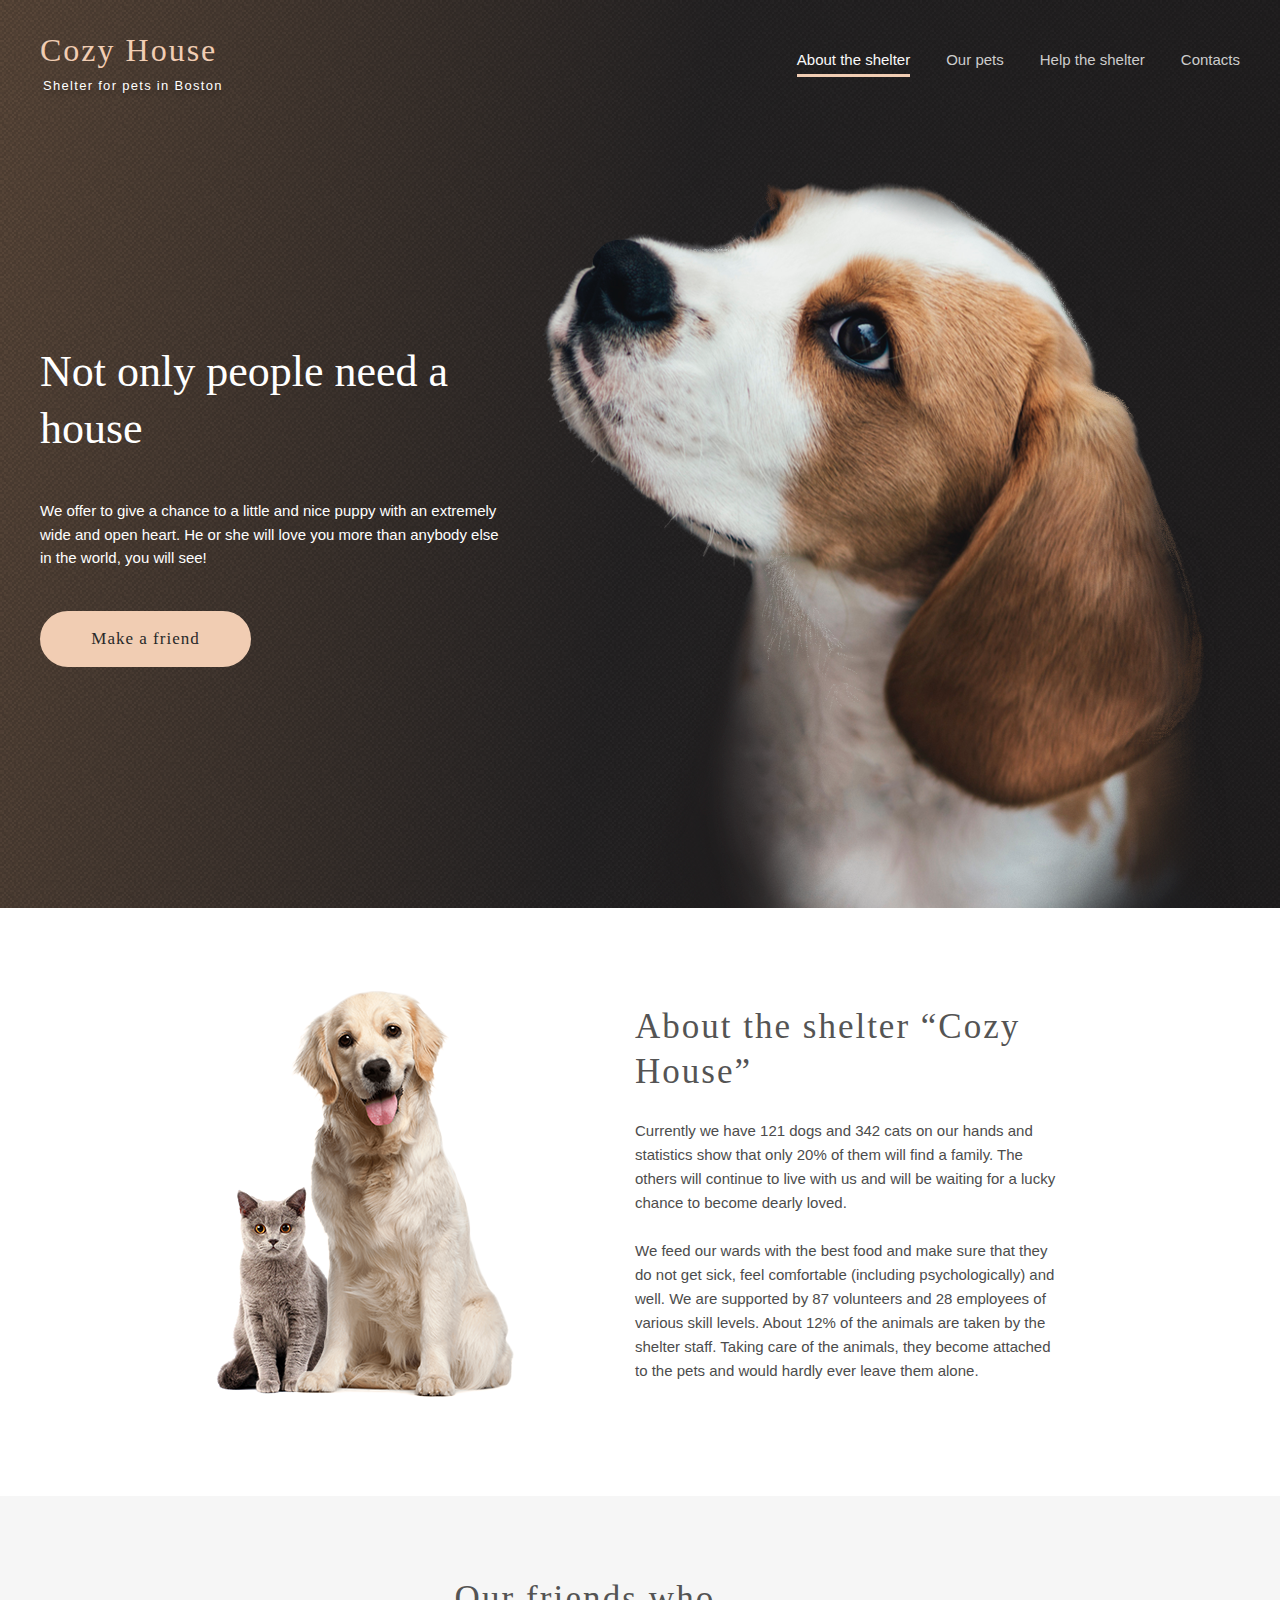
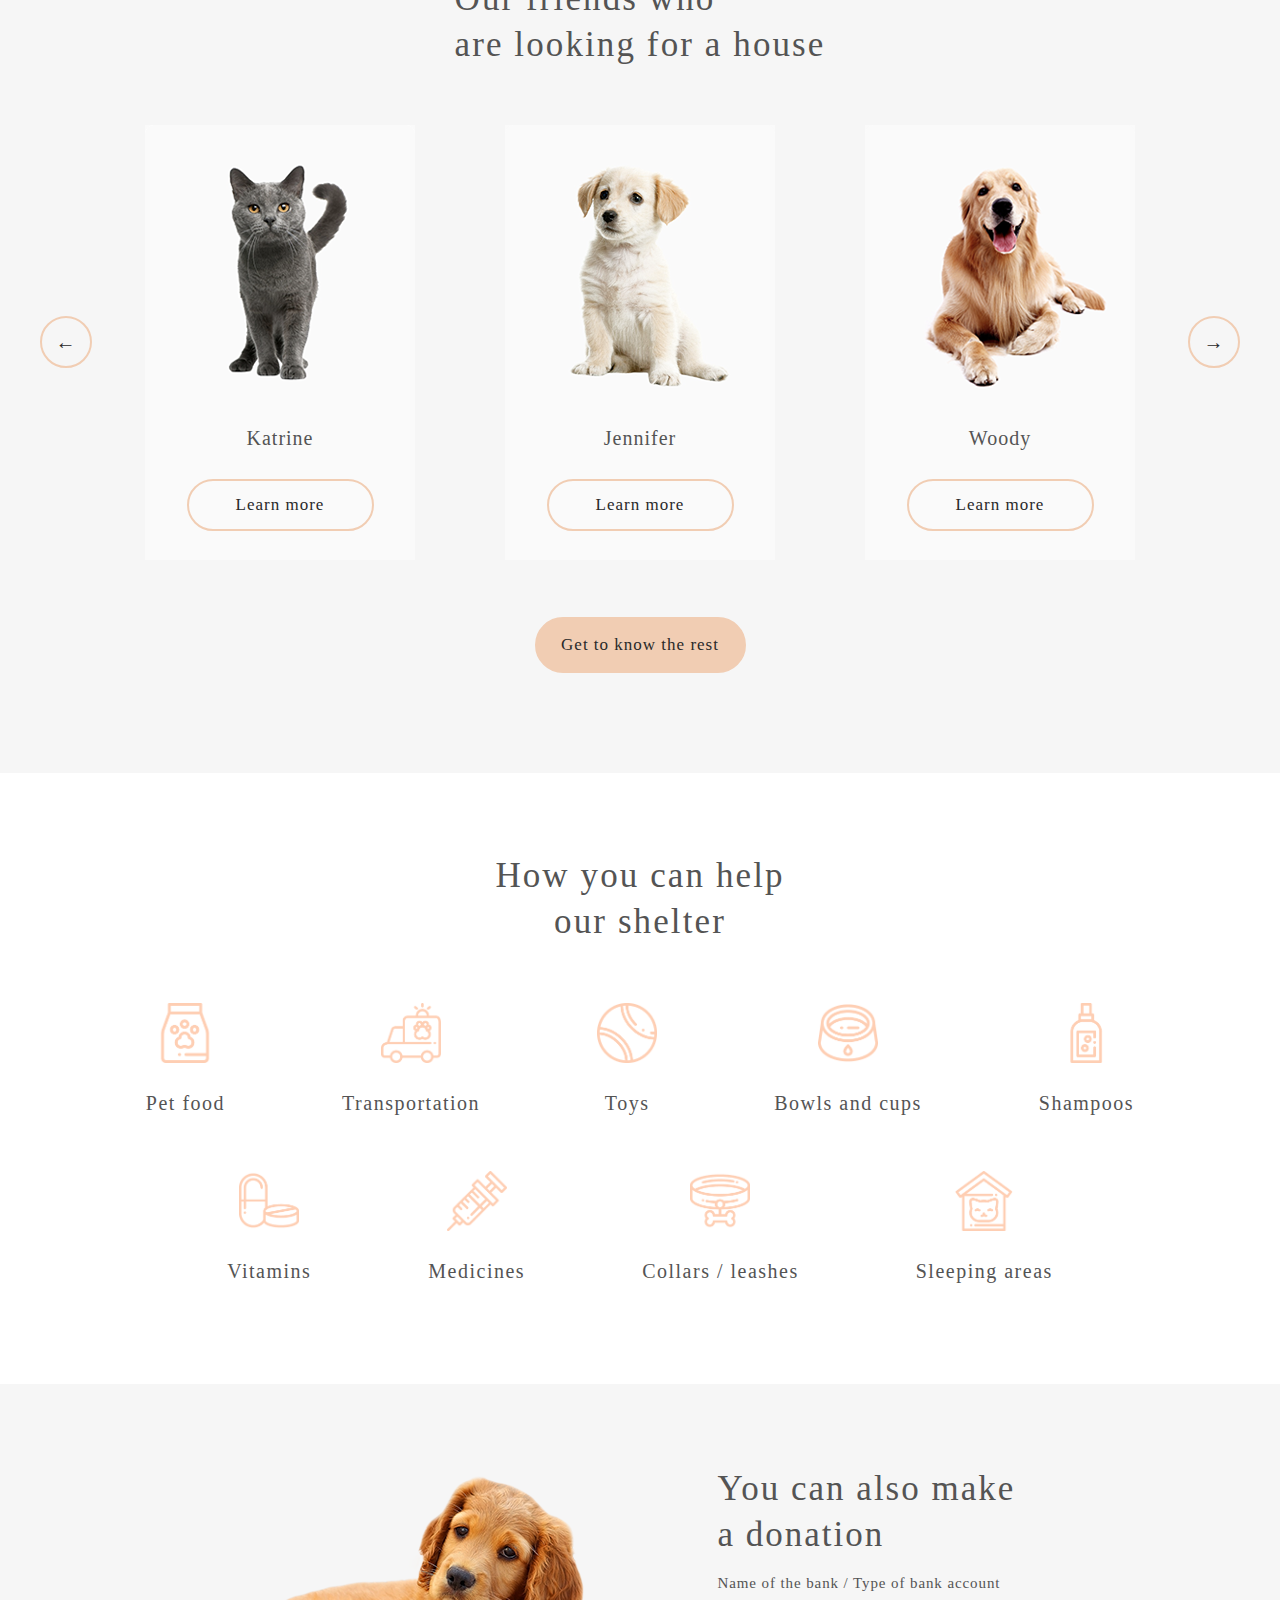
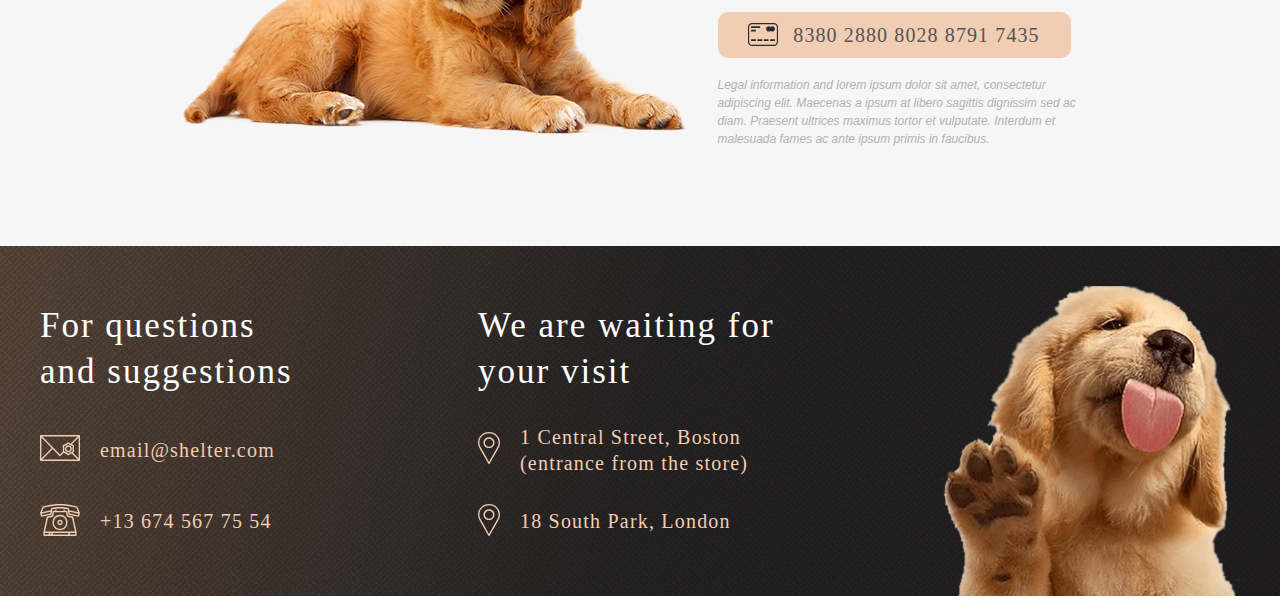
<file: index.html>
<!DOCTYPE html>
<html lang="en">
<head>
    <meta charset="UTF-8">
    <meta name="viewport" content="width=device-width">
    <title>Shelter</title>
    <link rel="stylesheet" href="./css/style.css">
    <link rel="shortcut icon" href="./files/paw.png">
</head>
<body>
    <main>
        <div class="StartScreen" id="Main">
            <header class="WidthContainer" id="HeaderMain">
                <div class="HeaderConteiner">
                    <a href="#!" class="Logo">
                        <h1>Cozy House</h1>
                        <p>Shelter for pets in Boston</p>
                    </a>
                    <nav>
                        <ul>
                            <li><a href="#AboutTheShelter" class="MenuLinkActive MenuLink">About the shelter</a></li>
                            <li><a href="./ourPets.html" class="MenuLink">Our pets</a></li>
                            <li><a href="#Help" class="MenuLink">Help the shelter</a></li>
                            <li><a href="#Footer" class="MenuLink">Contacts</a></li>
                        </ul>
                    </nav>
                    <div class="Burger">
                        <span class="Line One"></span>
                        <span class="Line Two"></span>
                        <span class="Line Three"></span>
                    </div>
                </div>
            </header>
            <div class="WidthContainer NotOnly">
                <section class="Content">
                    <div class="NotOnlyTitle">
                        <h2>Not only people need a house</h2>
                    </div>
                    <p>We offer to give a chance to a little and nice puppy with an extremely wide and open heart. He or she will love you more than anybody else in the world, you will see!</p>
                    <a href="#Pets" class="Button ButtonPrimary">Make a friend</a>
                </section>
                <div class="StartScreenPappy">
                    <img src="./files/Main/start-screen-puppy.png" alt="StartScreenPappy photo">
                </div>
            </div>
        </div>

        <div class="WidthContainer About">
            <div class="AboutContainer">
                <div class="AboutPetsPhoto">
                    <img src="./files/Main/about-pets.png" alt="AboutPets photo">
                </div>
                <div class="AboutContentContainer">
                    <section class="AboutContent">
                        <div class="AboutTitle">
                            <h3>About the shelter “Cozy House”</h3>
                        </div>
                        <p>Currently we have 121 dogs and 342 cats on our hands and statistics show that only 20% of them will find a family. The others will continue to live with us and will be waiting for a lucky chance to become dearly loved.</p>
                        <p>We feed our wards with the best food and make sure that they do not get sick, feel comfortable (including psychologically) and well. We are supported by 87 volunteers and 28 employees of various skill levels. About 12% of the animals are taken by the shelter staff. Taking care of the animals, they become attached to the pets and would hardly ever leave them alone.</p>
                    </section>
                </div>
            </div>
        </div>

        <div class="Pets" id="Pets">
            <div class="WidthContainer PetsContent">
                <section class="PetsContentHeading">
                    <h3>Our friends who<br>are looking for a house</h3>
                </section>
                <div class="Slider">
                    <button class="Button SliderControl" id="Prew">&#8592;</button>
                    <div class="Carousel">

                        <div class="Card" id="Card1" >
                            <div><img src="./files/Main/Carousel/pets-katrine.png" alt="pets"></div>
                            <p>Katrine</p>
                            <button class="Button CardButton">Learn more</button>
                        </div>

                        <div class="Card" id="Card2">
                            <div><img src="./files/Main/Carousel/pets-jennifer.png" alt="pets"></div>
                            <p>Jennifer</p>
                            <button class="Button CardButton">Learn more</button>
                        </div>
                        
                        <div class="Card" id="Card3">
                            <div><img src="./files/Main/Carousel/pets-woody.png" alt="pets"></div>
                            <p>Woody</p>
                            <button class="Button CardButton">Learn more</button>
                        </div>
                    
                    </div>
                    <button class="Button SliderControl" id="Next">&#8594;</button>
                </div>
                <a href="./ourPets.html" class="Button ButtonPrimary">Get to know the rest</a>
            </div>
        </div>

        <div class="Help" id="Help">
            <div class="WidthContainer HelpContent">
                <Section class="HelpContentHeading">
                    <h3>How you can help</h3>
                    <h3>our shelter</h3>
                </Section>
                <div class="HelpGrid">
                    <section class="HelpGridCells">
                        <img src="./files/Main/HelpGrid/petfood.png" alt="icon">
                        <h4>Pet food</h4>
                    </section>

                    <section class="HelpGridCells">
                        <img src="./files/Main/HelpGrid/transportation.png" alt="icon">
                        <h4>Transportation</h4>
                    </section>

                    <section class="HelpGridCells">
                        <img src="./files/Main/HelpGrid/toys.png" alt="icon">
                        <h4>Toys</h4>
                    </section>

                    <section class="HelpGridCells">
                        <img src="./files/Main/HelpGrid/bowls-and-cups.png" alt="icon">
                        <h4>Bowls and cups</h4>
                    </section>

                    <section class="HelpGridCells">
                        <img src="./files/Main/HelpGrid/shampoos.png" alt="icon">
                        <h4>Shampoos</h4>
                    </section>

                    <section class="HelpGridCells">
                        <img src="./files/Main/HelpGrid/vitamins.png" alt="icon">
                        <h4>Vitamins</h4>
                    </section>

                    <section class="HelpGridCells">
                        <img src="./files/Main/HelpGrid/medicines.png" alt="icon">
                        <h4>Medicines</h4>
                    </section>

                    <section class="HelpGridCells">
                        <img src="./files/Main/HelpGrid/collars-or-leashes.png" alt="icon">
                        <h4>Collars / leashes</h4>
                    </section>

                    <section class="HelpGridCells">
                        <img src="./files/Main/HelpGrid/sleeping-area.png" alt="icon">
                        <h4>Sleeping areas</h4>
                    </section>
                </div>
            </div>
        </div>

        <div class="Donation">
            <div class="WidthContainer DonationContent">
                <div class="DonationDog">
                    <img src="./files/Main/donation-dog.png" alt="Dog">
                </div>
                <div class="DonationContentInformation">
                    <section class="DonationContentHeading">
                        <h3>You can also make a donation</h3>
                    </section>
                    <h5>Name of the bank / Type of bank account</h5>
                    <a href="#Donate" class="Button ButtonDonation"><img src="./files/Main/credit-card.svg" alt="credit-card"><h4>8380 2880 8028 8791 7435</h4></a>
                    <p>Legal information and lorem ipsum dolor sit amet, consectetur adipiscing elit. Maecenas a ipsum at libero sagittis dignissim sed ac diam. Praesent ultrices maximus tortor et vulputate. Interdum et malesuada fames ac ante ipsum primis in faucibus.</p>
                </div>
            </div>
        </div>
    </main>
    <footer>
        <div class="FooterConteiner" id="Footer">
            <div class="WidthContainer FooterContent">
                <div class="FooterContactsLocationContainer">
                    <div class="FooterContntConteiner Contacts">
                        <h3>For questions and suggestions</h3>
                        <section class="FooterItem">
                            <a href="mailto:email@shelter.com"><img src="./files/Footer/mail.svg" alt="email"></a>
                            <a href="mailto:email@shelter.com"><h4 class="FooterText">email@shelter.com</h4></a>
                        </section>
                        <section class="FooterItem">
                            <a href="tel:+136745677554"><img src="./files/Footer/phone.svg" alt="phone"></a>
                            <a href="tel:+136745677554"><h4 class="FooterText">+13 674 567 75 54</h4></a>
                        </section>
                    </div>
                    
                    <div class="FooterContntConteiner Location">
                        <h3>We are waiting for <br> your visit</h3>
                        <section class="FooterItem">
                            <a href="https://maps.app.goo.gl/S2owouiafTdYY6ex5" target="_blank"><img src="./files/Footer/pin.svg" alt="pin"></a>
                            <a href="https://maps.app.goo.gl/S2owouiafTdYY6ex5" target="_blank"><h4 class="FooterText">1 Central  Street, Boston (entrance from the store)</h4></a>
                            
                        </section>
                        <section class="FooterItem">
                            <a href="https://maps.app.goo.gl/23qCGkHb1wrKibjc8" target="_blank"><img src="./files/Footer/pin.svg" alt="pin"></a>
                            <a href="https://maps.app.goo.gl/23qCGkHb1wrKibjc8" target="_blank"><h4 class="FooterText">18 South   Park, London </h4></a>
                        </section>
                    </div>
                </div>
                <div class="FooterPappy">
                    <img src="./files/Footer/footer-puppy.png" alt="puppy">
                </div>
            </div>
        </div>
    </footer>
    <script src="./javaScript/index.js"></script>
</body>
</html>
</file>
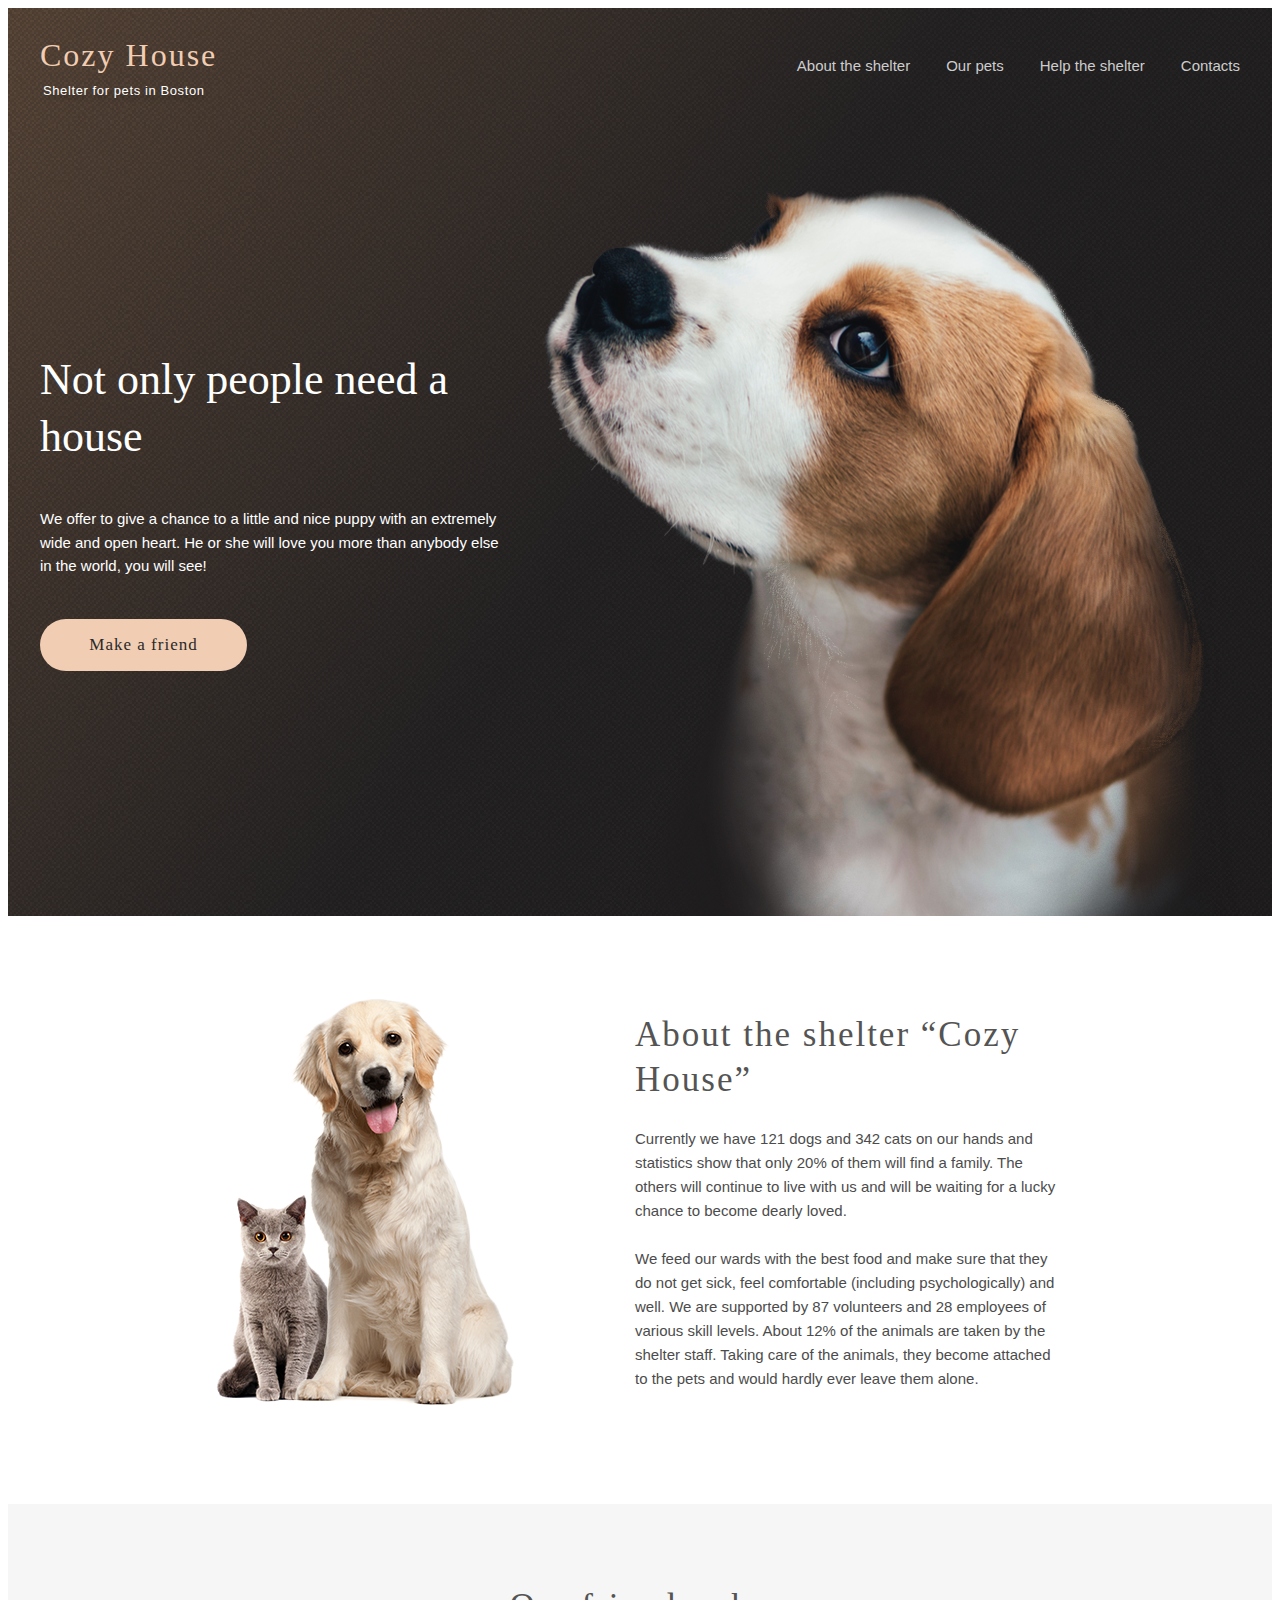
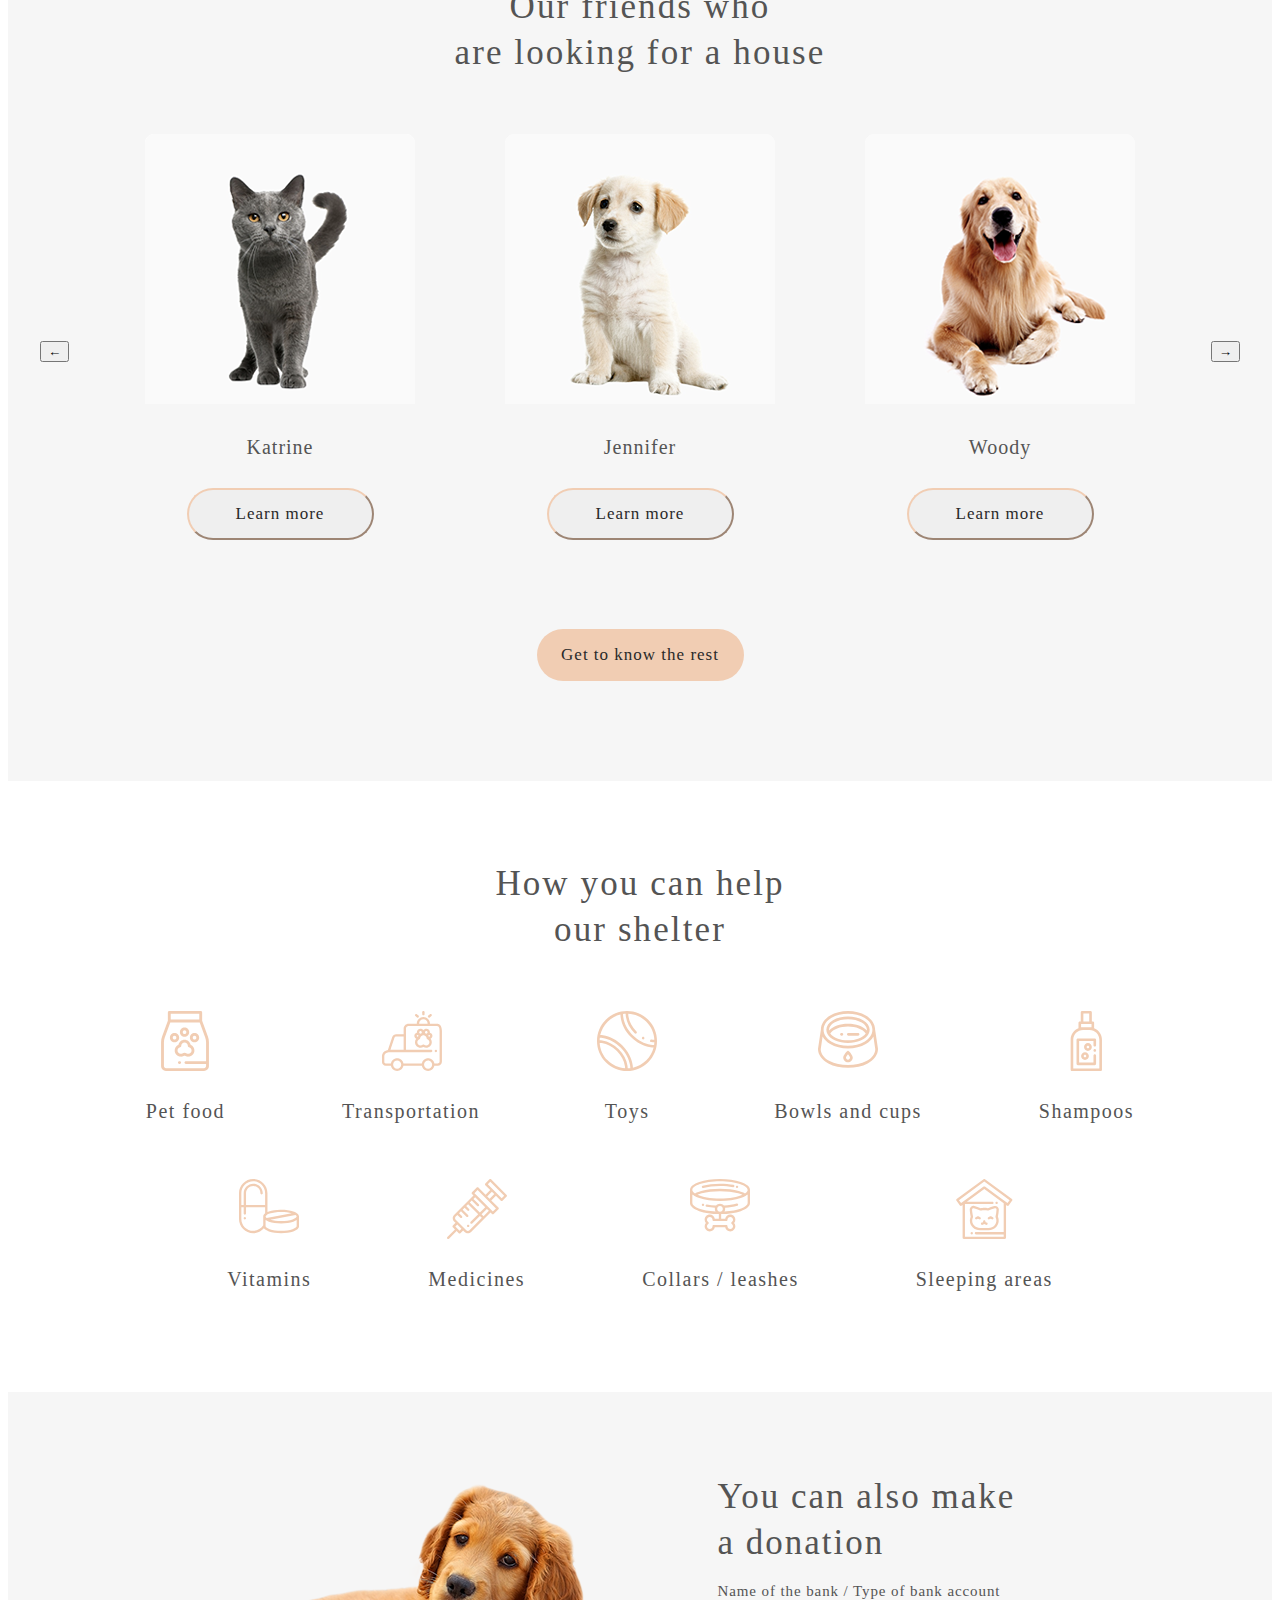
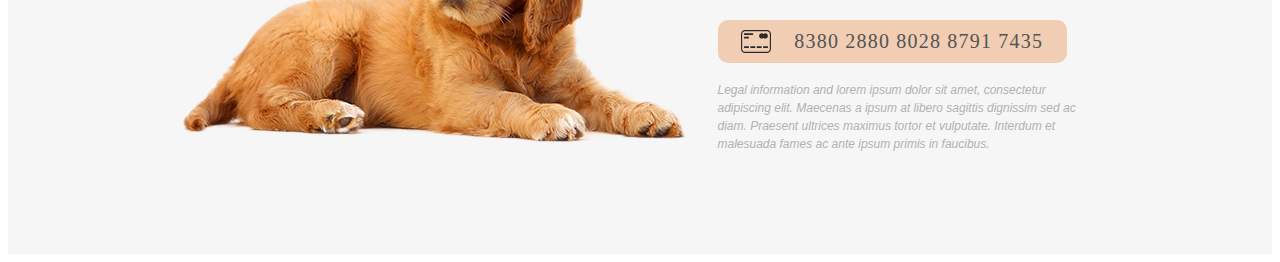
<file: shelter/index.html>
<!DOCTYPE html>
<html lang="en">
<head>
    <title>Shelter</title>
    <link rel="stylesheet" href="./css/style.css">
    <meta charset="UTF-8">
    <meta name="viewport" content="width=device-width, initial-scale=1.0">
</head>
<body>
    <main>
        <div class="StartScreen">
            <header>
                <div class="HeaderConteiner">
                    <section class="Logo">
                        <h1 class="Title">Cozy House</h1>
                        <span>Shelter for pets in Boston</span>
                    </section>
                    <nav>
                        <ul>
                            <li><a href="#About the shelter">About the shelter</a></li>
                            <li><a href="#Our pets">Our pets</a></li>
                            <li><a href="#Help the shelter">Help the shelter</a></li>
                            <li><a href="#Contacts">Contacts</a></li>
                        </ul>
                    </nav>
                </div>
            </header>
            <div class="NotOnly">
                <section class="Content">
                    <h2>Not only people need a house</h2>
                    <p>We offer to give a chance to a little and nice puppy with an extremely wide and open heart. He or she will love you more than anybody else in the world, you will see!</p>
                    <a href="#pets" class="Button ButtonPrimary">Make a friend</a>
                </section>
                <section class="StartScreenPappy">
                    <img src="./files/Main/start-screen-puppy.png" alt="StartScreenPappy photo">
                </section>
            </div>
        </div>

        <div class="About">
            <div class="AboutContainer">
                <section class="AboutPetsPhoto">
                    <img src="./files/Main/about-pets.png" alt="AboutPets photo">
                </section>
                <div class="AboutContentContainer">
                    <section class="AboutContent">
                        <h3>About the shelter “Cozy House”</h3>
                        <p>Currently we have 121 dogs and 342 cats on our hands and statistics show that only 20% of them will find a family. The others will continue to live with us and will be waiting for a lucky chance to become dearly loved.</p>
                        <p>We feed our wards with the best food and make sure that they do not get sick, feel comfortable (including psychologically) and well. We are supported by 87 volunteers and 28 employees of various skill levels. About 12% of the animals are taken by the shelter staff. Taking care of the animals, they become attached to the pets and would hardly ever leave them alone.</p>
                    </section>
                </div>
            </div>
        </div>

        <div class="Pets">
            <div class="PetsContent">
                <section class="PetsContentHeading">
                    <h3>Our friends who</h3>
                    <h3>are looking for a house</h3>
                </section>
                <div class="Slider">
                    <button class="SliderControl ControlNext">&#8592;</button>
                    <div class="Carousel">

                        <section class="Card">
                            <section><img src="./files/Main/Carousel/pets-katrine.png" alt="pets"></section>
                            <p>Katrine</p>
                            <button class="Button CardButton">Learn more</button>
                        </section>

                        <section class="Card">
                            <section><img src="./files/Main/Carousel/pets-jennifer.png" alt="pets"></section>
                            <p>Jennifer</p>
                            <button class="Button CardButton">Learn more</button>
                        </section>
                        
                        <section class="Card">
                            <section><img src="./files/Main/Carousel/pets-woody.png" alt="pets"></section>
                            <p>Woody</p>
                            <button class="Button CardButton">Learn more</button>
                        </section>
                    
                    </div>
                    <button class="SliderControl ControlNext">&#8594;</button>
                </div>
                <a href="#petsHTML" class="Button ButtonPrimary">Get to know the rest</a>
            </div>
        </div>

        <div class="Help">
            <div class="HelpContent">
                <Section class="HelpContentHeading">
                    <h3>How you can help</h3>
                    <h3>our shelter</h3>
                </Section>
                <div class="HelpGrid">
                    <section class="HelpGridCells">
                        <img src="./files/Main/HelpGrid/pet food.svg" alt="icon">
                        <h4>Pet food</h4>
                    </section>

                    <section class="HelpGridCells">
                        <img src="./files/Main/HelpGrid/transportation.svg" alt="icon">
                        <h4>Transportation</h4>
                    </section>

                    <section class="HelpGridCells">
                        <img src="./files/Main/HelpGrid/toys.svg" alt="icon">
                        <h4>Toys</h4>
                    </section>

                    <section class="HelpGridCells">
                        <img src="./files/Main/HelpGrid/bowls-and-cups.svg"alt="icon">
                        <h4>Bowls and cups</h4>
                    </section>

                    <section class="HelpGridCells">
                        <img src="./files/Main/HelpGrid/shampoos.svg" alt="icon">
                        <h4>Shampoos</h4>
                    </section>

                    <section class="HelpGridCells">
                        <img src="./files/Main/HelpGrid/vitamins.svg" alt="icon">
                        <h4>Vitamins</h4>
                    </section>

                    <section class="HelpGridCells">
                        <img src="./files/Main/HelpGrid/medicines.svg" alt="icon">
                        <h4>Medicines</h4>
                    </section>

                    <section class="HelpGridCells">
                        <img src="./files/Main/HelpGrid/collars-or-leashes.svg" alt="icon">
                        <h4>Collars / leashes</h4>
                    </section>

                    <section class="HelpGridCells">
                        <img src="./files/Main/HelpGrid/sleeping-area.svg" alt="icon">
                        <h4>Sleeping areas</h4>
                    </section>
                </div>
            </div>
        </div>

        <div class="Donation">
            <div class="DonationContent">
                <section class="DonationDog">
                    <img src="./files/Main/donation-dog.png" alt="Dog">
                </section>
                <div class="DonationContentInformation">
                    <section class="DonationContentHeading">
                        <h3>You can also make a donation</h3>
                    </section>
                    <h5>Name of the bank / Type of bank account</h5>
                    <a href="#Donate" class="Button ButtonDonation"><img src="./files/Main/credit-card.svg" alt="credit-card"><h4>8380 2880 8028 8791 7435</h4></a>
                    <p>Legal information and lorem ipsum dolor sit amet, consectetur adipiscing elit. Maecenas a ipsum at libero sagittis dignissim sed ac diam. Praesent ultrices maximus tortor et vulputate. Interdum et malesuada fames ac ante ipsum primis in faucibus.</p>
                </div>
            </div>
        </div>
    </main>

</body>
</html>
</file>
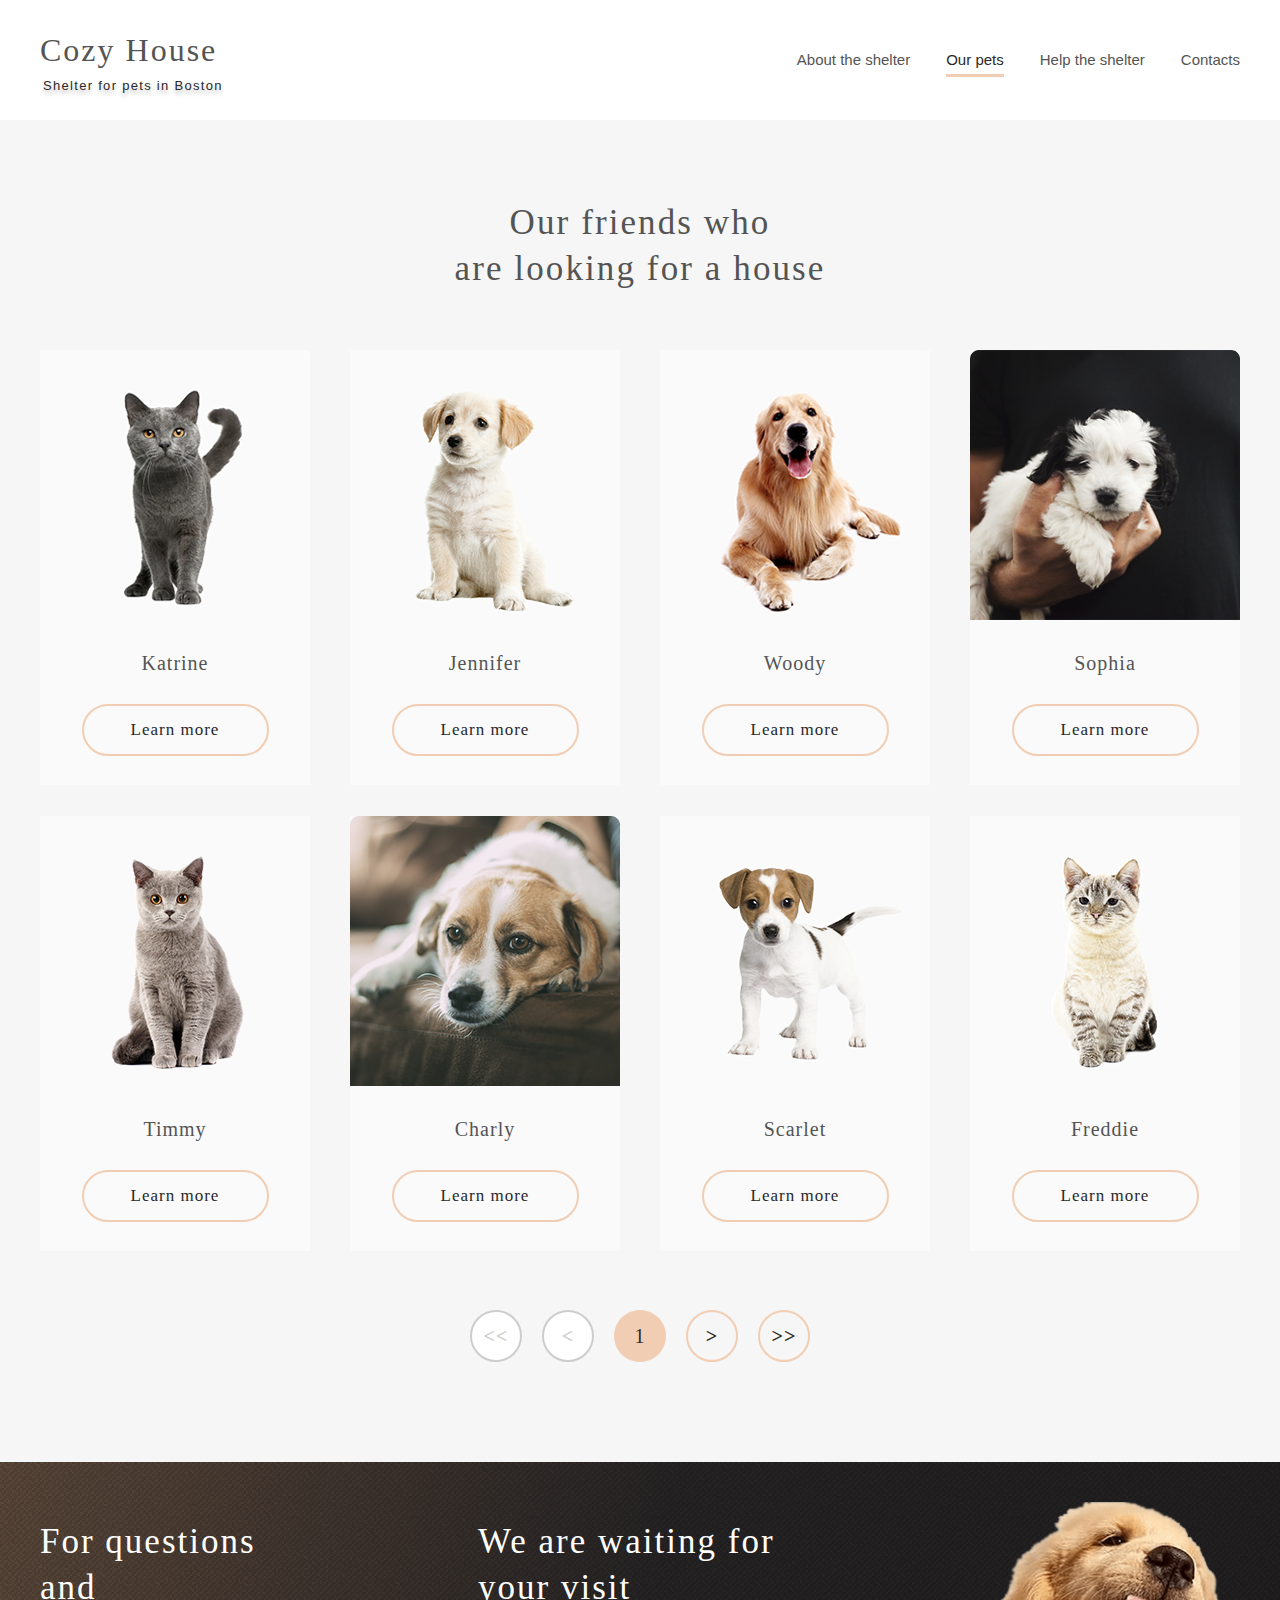
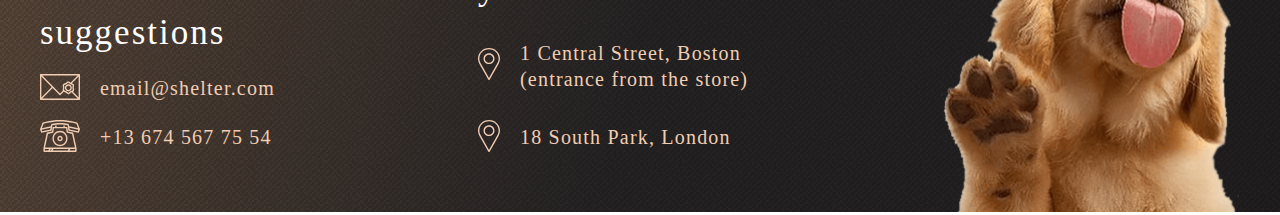
<file: ourPets.html>
<!DOCTYPE html>
<html lang="en">
<head>
    <meta charset="UTF-8">
    <meta name="viewport" content="width=device-width, initial-scale=1.0">
    <title>OurPets</title>
    <link rel="stylesheet" href="./css/style.css">
    <link rel="shortcut icon" href="./files/paw.png">
</head>
<body>
    <header class="HeaderOurPets" id="OurPets">
        <div class="WidthContainer HeaderConteiner">
            <a href="./index.html" class="Logo">
                <h1 class="HeaderOurPetsTitle">Cozy House</h1>
                <p>Shelter for pets in Boston</p>
            </a>
            <nav>
                <ul>
                    <li><a href="./index.html" class="MenuLinkOurPets">About the shelter</a></li>
                    <li><a href="./ourPets.html" class="MenuLinkOurPetsActive MenuLinkOurPets">Our pets</a></li>
                    <li><a href="./index.html#Help" class="MenuLinkOurPets">Help the shelter</a></li>
                    <li><a href="#Footer" class="MenuLinkOurPets">Contacts</a></li>
                </ul>
            </nav>
            <div class="Burger OurPetsBurger">
                <span class="Line One"></span>
                <span class="Line Two"></span>
                <span class="Line Three"></span>
            </div>
        </div>
    </header>
    <main class="MainOurPets">
        <div class="WidthContainer PetsContent OurPetsPetsContent">
            <section class="PetsContentHeading">
                <h3>Our friends who</h3>
                <h3>are looking for a house</h3>
            </section>

            <div class="CardsContainer">
                <div class="Card" id="OPCard_1">
                    <div><img src="./files/Main/Carousel/pets-katrine.png" alt="pet"></div>
                    <p>Katrine</p>
                    <button class="Button CardButton">Learn more</button>
                </div>

                <div class="Card" id="OPCard_2">
                    <div><img src="./files/Main/Carousel/pets-jennifer.png" alt="pet"></div>
                    <p>Jennifer</p>
                    <button class="Button CardButton">Learn more</button>
                </div>
                
                <div class="Card" id="OPCard_3">
                    <div><img src="./files/Main/Carousel/pets-woody.png" alt="pet"></div>
                    <p>Woody</p>
                    <button class="Button CardButton">Learn more</button>
                </div>
    
                <div class="Card" id="OPCard_4">
                    <div><img src="./files/Main/Carousel/pets-sophia.png" alt="pet"></div>
                    <p>Sophia</p>
                    <button class="Button CardButton">Learn more</button>
                </div>

                <div class="Card" id="OPCard_5">
                    <div><img src="./files/Main/Carousel/pets-timmy.png" alt="pet"></div>
                    <p>Timmy</p>
                    <button class="Button CardButton">Learn more</button>
                </div>

                <div class="Card" id="OPCard_6">
                    <div><img src="./files/Main/Carousel/pets-charly.png" alt="pet"></div>
                    <p>Charly</p>
                    <button class="Button CardButton">Learn more</button>
                </div>

                <div class="Card" id="OPCard_7">
                    <div><img src="./files/Main/Carousel/pets-scarlet.png" alt="pet"></div>
                    <p>Scarlet</p>
                    <button class="Button CardButton">Learn more</button>
                </div>

                <div class="Card" id="OPCard_8">
                    <div><img src="./files/Main/Carousel/pets-freddie.png" alt="pet"></div>
                    <p>Freddie</p>
                    <button class="Button CardButton">Learn more</button>
                </div>
            </div>
                
            <div class="Navigation">
                <button disabled class="Button SliderControl" id="Start">&#706;&#706;</button>
                <button disabled class="Button SliderControl" id="Prew">&#706;</button>
                <div class="SliderControl Number" id="Number">1</div>
                <button class="Button SliderControl" id="Next">&#707;</button>
                <button class="Button SliderControl" id="End">&#707;&#707;</button>
            </div>
        </div>
    </main>
    <footer>
        <div class="FooterConteiner" id="Footer">
            <div class="WidthContainer FooterContent">
                <div class="FooterContactsLocationContainer">
                    <div class="FooterContntConteiner Contacts">
                        <h3>For questions and <br> suggestions</h3>
                        <section class="FooterItem">
                            <a href="mailto:email@shelter.com"><img src="./files/Footer/mail.svg" alt="email"></a>
                            <a href="mailto:email@shelter.com"><h4 class="FooterText">email@shelter.com</h4></a>
                        </section>
                        <section class="FooterItem">
                            <a href="tel:+136745677554"><img src="./files/Footer/phone.svg" alt="phone"></a>
                            <a href="tel:+136745677554"><h4 class="FooterText">+13 674 567 75 54</h4></a>
                        </section>
                    </div>
                    
                    <div class="FooterContntConteiner Location">
                        <h3>We are waiting for <br> your visit</h3>
                        <section class="FooterItem">
                            <a href="https://maps.app.goo.gl/S2owouiafTdYY6ex5" target="_blank"><img src="./files/Footer/pin.svg" alt="pin"></a>
                            <a href="https://maps.app.goo.gl/S2owouiafTdYY6ex5" target="_blank"><h4 class="FooterText">1 Central  Street, Boston (entrance from the store)</h4></a>
                            
                        </section>
                        <section class="FooterItem">
                            <a href="https://maps.app.goo.gl/23qCGkHb1wrKibjc8" target="_blank"><img src="./files/Footer/pin.svg" alt="pin"></a>
                            <a href="https://maps.app.goo.gl/23qCGkHb1wrKibjc8" target="_blank"><h4 class="FooterText">18 South   Park, London </h4></a>
                        </section>
                    </div>
                </div>
                <div class="FooterPappy">
                    <img src="./files/Footer/footer-puppy.png" alt="puppy">
                </div>
            </div>
        </div>
    </footer>
    <script src="./javaScript/index.js"></script>
</body>
</html>
</file>
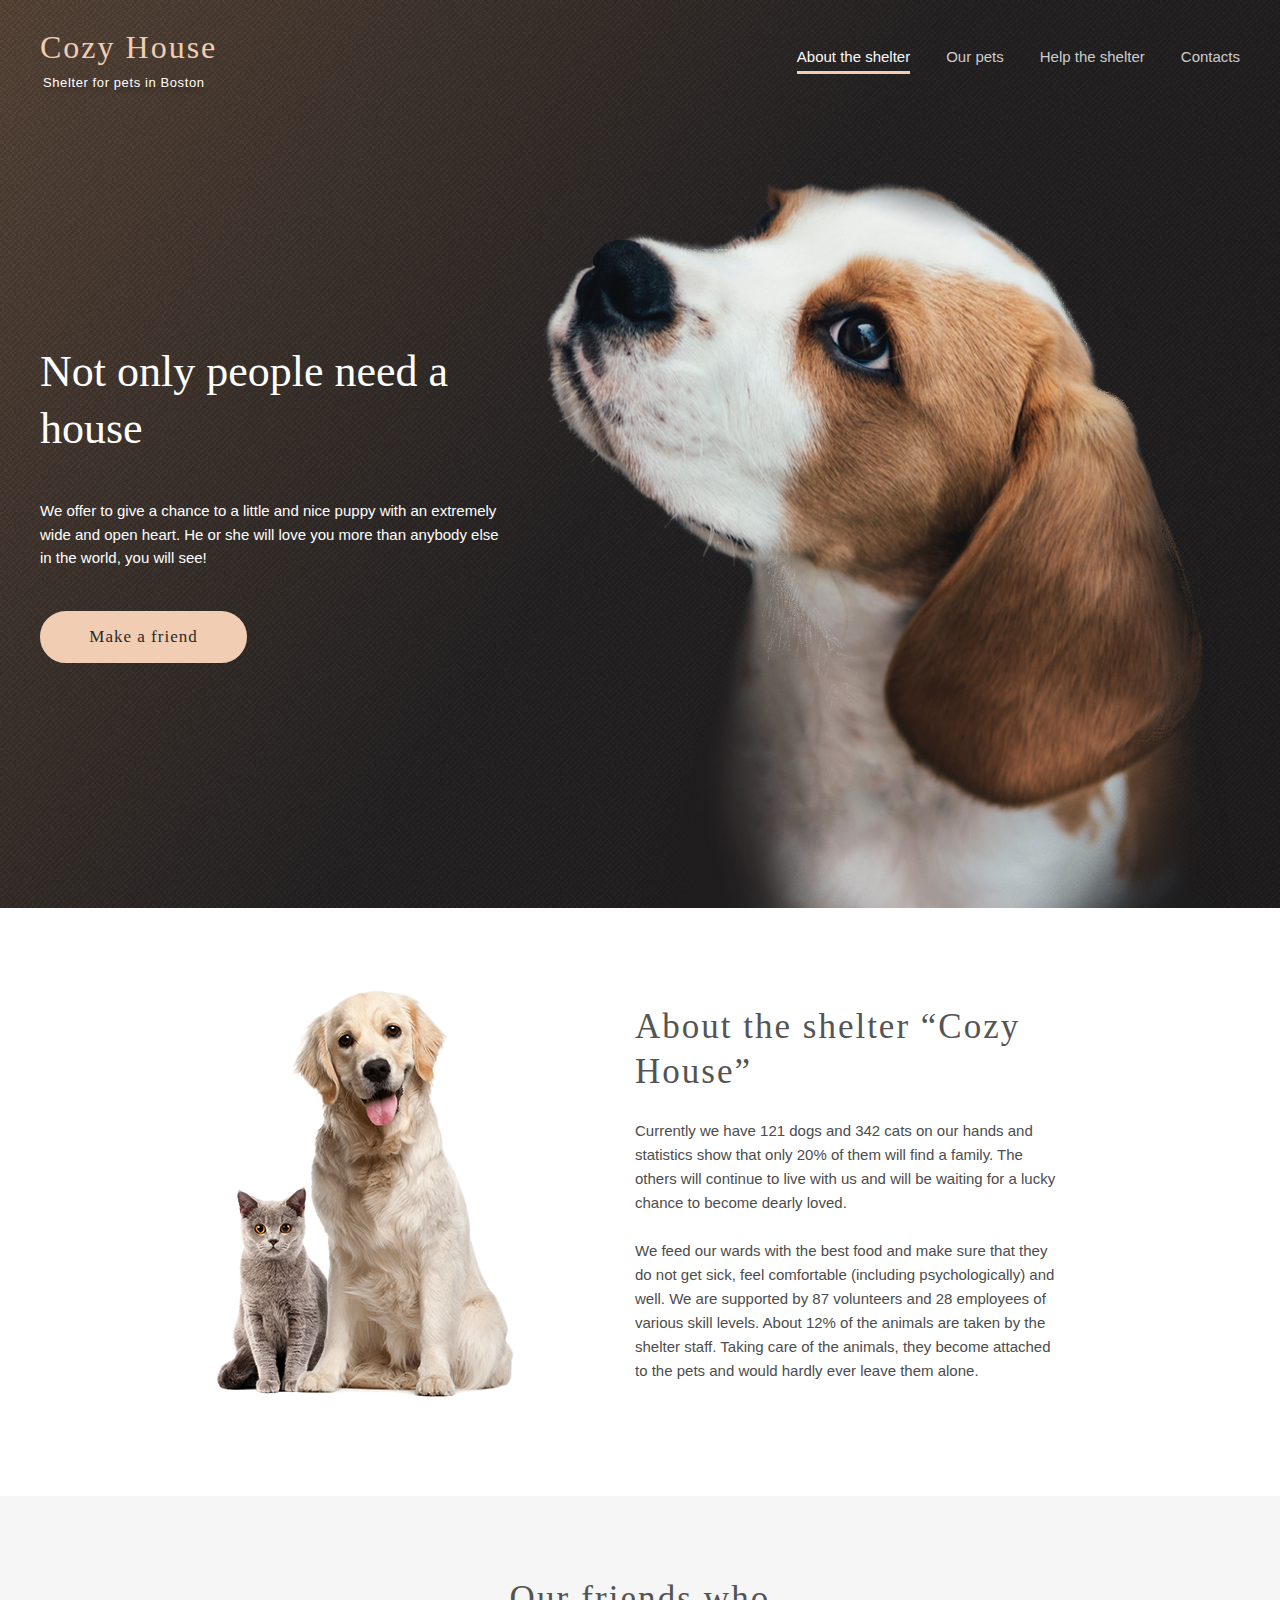
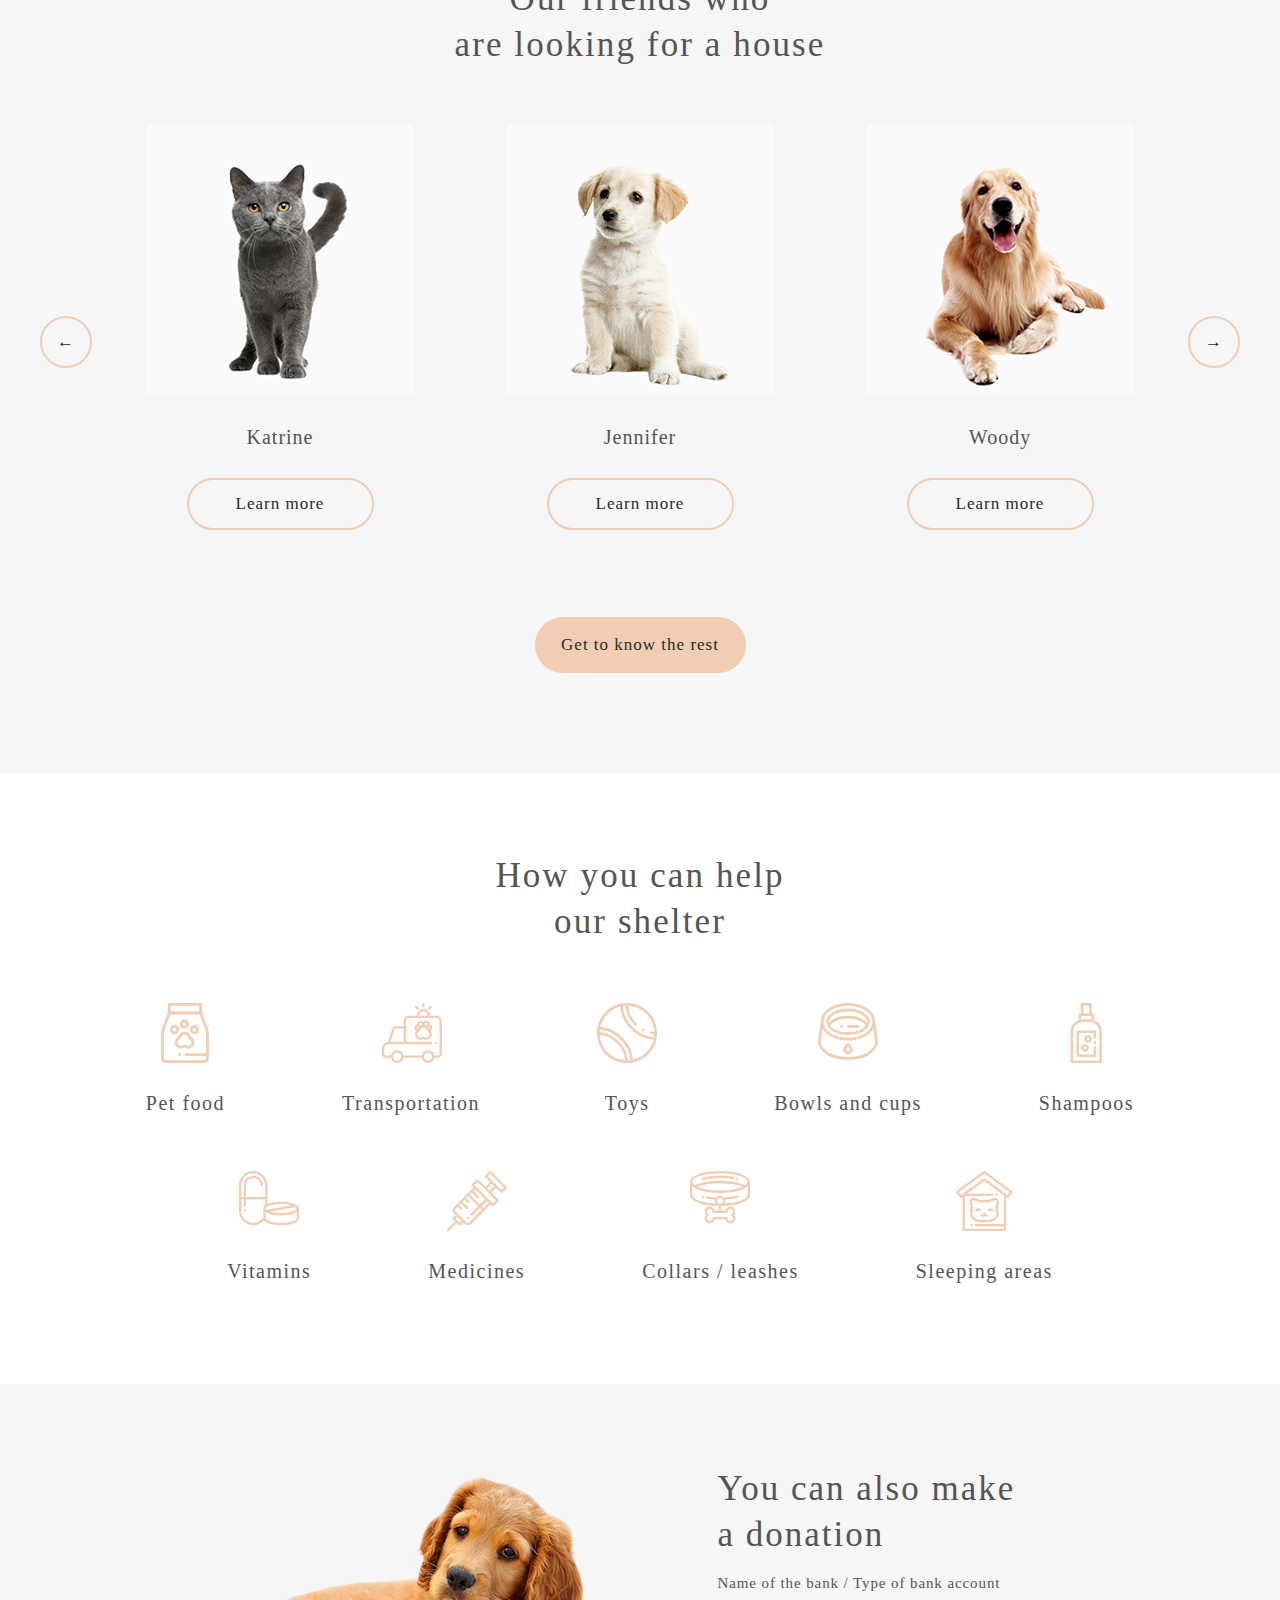
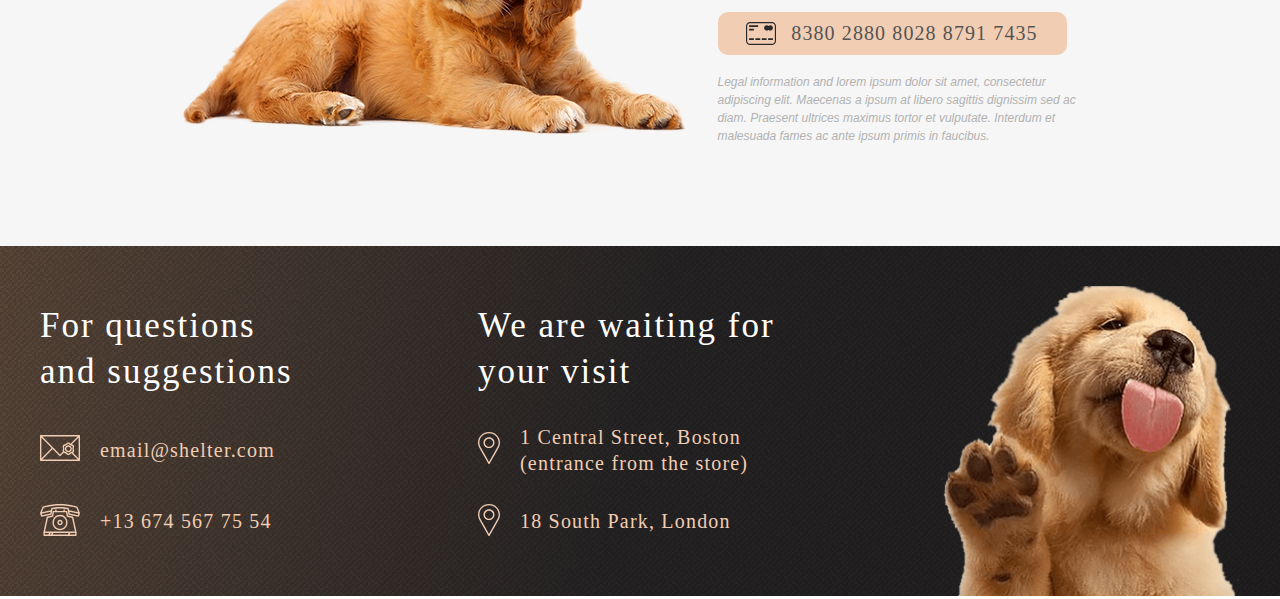
<file: shelter/Main.html>
<!DOCTYPE html>
<html lang="en">
<head>
    <title>Shelter</title>
    <link rel="stylesheet" href="./css/MainStyle.css">
    <meta charset="UTF-8">
    <meta name="viewport" content="width=device-width, initial-scale=1.0">
</head>
<body>
    <main>
        <div class="StartScreen">
            <header>
                <div class="HeaderConteiner">
                    <a href="#!" class="Logo">
                        <h1 class="Title">Cozy House</h1>
                        <span>Shelter for pets in Boston</span>
                    </a>
                    <nav>
                        <ul>
                            <li><a href="#About the shelter" class="MenuLinkActive MenuLink">About the shelter</a></li>
                            <li><a href="#Our pets" class="MenuLink">Our pets</a></li>
                            <li><a href="#Help the shelter" class="MenuLink">Help the shelter</a></li>
                            <li><a href="#Contacts" class="MenuLink">Contacts</a></li>
                        </ul>
                    </nav>
                </div>
            </header>
            <div class="NotOnly">
                <section class="Content">
                    <h2>Not only people need a house</h2>
                    <p>We offer to give a chance to a little and nice puppy with an extremely wide and open heart. He or she will love you more than anybody else in the world, you will see!</p>
                    <button href="#pets" class="Button ButtonPrimary">Make a friend</button>
                </section>
                <section class="StartScreenPappy">
                    <img src="./files/Main/start-screen-puppy.png" alt="StartScreenPappy photo">
                </section>
            </div>
        </div>

        <div class="About">
            <div class="AboutContainer">
                <section class="AboutPetsPhoto">
                    <img src="./files/Main/about-pets.png" alt="AboutPets photo">
                </section>
                <div class="AboutContentContainer">
                    <section class="AboutContent">
                        <h3>About the shelter “Cozy House”</h3>
                        <p>Currently we have 121 dogs and 342 cats on our hands and statistics show that only 20% of them will find a family. The others will continue to live with us and will be waiting for a lucky chance to become dearly loved.</p>
                        <p>We feed our wards with the best food and make sure that they do not get sick, feel comfortable (including psychologically) and well. We are supported by 87 volunteers and 28 employees of various skill levels. About 12% of the animals are taken by the shelter staff. Taking care of the animals, they become attached to the pets and would hardly ever leave them alone.</p>
                    </section>
                </div>
            </div>
        </div>

        <div class="Pets">
            <div class="PetsContent">
                <section class="PetsContentHeading">
                    <h3>Our friends who</h3>
                    <h3>are looking for a house</h3>
                </section>
                <div class="Slider">
                    <button class="Button SliderControl">&#8592;</button>
                    <div class="Carousel">

                        <section class="Card">
                            <section><img src="./files/Main/Carousel/pets-katrine.png" alt="pets"></section>
                            <p>Katrine</p>
                            <button class="Button CardButton">Learn more</button>
                        </section>

                        <section class="Card">
                            <section><img src="./files/Main/Carousel/pets-jennifer.png" alt="pets"></section>
                            <p>Jennifer</p>
                            <button class="Button CardButton">Learn more</button>
                        </section>
                        
                        <section class="Card">
                            <section><img src="./files/Main/Carousel/pets-woody.png" alt="pets"></section>
                            <p>Woody</p>
                            <button class="Button CardButton">Learn more</button>
                        </section>
                    
                    </div>
                    <button class="Button SliderControl">&#8594;</button>
                </div>
                <a href="#petsHTML" class="Button ButtonPrimary">Get to know the rest</a>
            </div>
        </div>

        <div class="Help">
            <div class="HelpContent">
                <Section class="HelpContentHeading">
                    <h3>How you can help</h3>
                    <h3>our shelter</h3>
                </Section>
                <div class="HelpGrid">
                    <section class="HelpGridCells">
                        <img src="./files/Main/HelpGrid/pet food.svg" alt="icon">
                        <h4>Pet food</h4>
                    </section>

                    <section class="HelpGridCells">
                        <img src="./files/Main/HelpGrid/transportation.svg" alt="icon">
                        <h4>Transportation</h4>
                    </section>

                    <section class="HelpGridCells">
                        <img src="./files/Main/HelpGrid/toys.svg" alt="icon">
                        <h4>Toys</h4>
                    </section>

                    <section class="HelpGridCells">
                        <img src="./files/Main/HelpGrid/bowls-and-cups.svg"alt="icon">
                        <h4>Bowls and cups</h4>
                    </section>

                    <section class="HelpGridCells">
                        <img src="./files/Main/HelpGrid/shampoos.svg" alt="icon">
                        <h4>Shampoos</h4>
                    </section>

                    <section class="HelpGridCells">
                        <img src="./files/Main/HelpGrid/vitamins.svg" alt="icon">
                        <h4>Vitamins</h4>
                    </section>

                    <section class="HelpGridCells">
                        <img src="./files/Main/HelpGrid/medicines.svg" alt="icon">
                        <h4>Medicines</h4>
                    </section>

                    <section class="HelpGridCells">
                        <img src="./files/Main/HelpGrid/collars-or-leashes.svg" alt="icon">
                        <h4>Collars / leashes</h4>
                    </section>

                    <section class="HelpGridCells">
                        <img src="./files/Main/HelpGrid/sleeping-area.svg" alt="icon">
                        <h4>Sleeping areas</h4>
                    </section>
                </div>
            </div>
        </div>

        <div class="Donation">
            <div class="DonationContent">
                <section class="DonationDog">
                    <img src="./files/Main/donation-dog.png" alt="Dog">
                </section>
                <div class="DonationContentInformation">
                    <section class="DonationContentHeading">
                        <h3>You can also make a donation</h3>
                    </section>
                    <h5>Name of the bank / Type of bank account</h5>
                    <button href="#Donate" class="Button ButtonDonation"><img src="./files/Main/credit-card.svg" alt="credit-card"><h4>8380 2880 8028 8791 7435</h4></button>
                    <p>Legal information and lorem ipsum dolor sit amet, consectetur adipiscing elit. Maecenas a ipsum at libero sagittis dignissim sed ac diam. Praesent ultrices maximus tortor et vulputate. Interdum et malesuada fames ac ante ipsum primis in faucibus.</p>
                </div>
            </div>
        </div>
    </main>
    <footer>
        <div class="FooterConteiner">
            <div class="FooterContent">
                <div class="FooterContntConteiner Contacts">
                    <h3>For questions and suggestions</h3>
                    <section class="FooterItem">
                        <a href="mailto:email@shelter.com"><img src="./files/Footer/mail.svg" alt="email"></a>
                        <a href="mailto:email@shelter.com"><h4 class="FooterText">email@shelter.com</h4></a>
                    </section>
                    <section class="FooterItem">
                        <a href="tell:+13 674 567 75 54"><img src="./files/Footer/phone.svg" alt="phone"></a>
                        <a href="tell:+13 674 567 75 54"><h4 class="FooterText">+13 674 567 75 54</h4></a>
                    </section>
                </div>
                
                <div class="FooterContntConteiner Location">
                    <h3>We are waiting for your visit</h3>
                    <section class="FooterItem">
                        <a href="https://maps.app.goo.gl/S2owouiafTdYY6ex5" target="_blank"><img src="./files/Footer/pin.svg" alt="pin"></a>
                        <a href="https://maps.app.goo.gl/S2owouiafTdYY6ex5" target="_blank"><h4 class="FooterText">1 Central  Street, Boston (entrance from the store)</h4></a>
                        
                    </section>
                    <section class="FooterItem">
                        <a href="https://maps.app.goo.gl/23qCGkHb1wrKibjc8" target="_blank"><img src="./files/Footer/pin.svg" alt="pin"></a>
                        <a href="https://maps.app.goo.gl/23qCGkHb1wrKibjc8" target="_blank"><h4 class="FooterText">18 South   Park, London </h4></a>
                    </section>
                </div>
                <section class="FooterPappy">
                    <img src="./files/Footer/footer-puppy.png" alt="puppy">
                </section>
            </div>
        </div>
    </footer>

</body>
</html>
</file>
<file: css/style.css>
/* #region ========================= RESET DEFOULT SETTINGS ==========================*/

html, div, span, applet, object, iframe,
h1, h2, h3, h4, h5, h6, p, blockquote, pre,
a, abbr, acronym, address, big, cite, code,
del, dfn, em, img, ins, kbd, q, s, samp,
small, strike, strong, sub, sup, tt, var,
b, u, i, center,
dl, dt, dd, ol, ul, li,
fieldset, form, label, legend,
table, caption, tbody, tfoot, thead, tr, th, td,
article, aside, canvas, details, embed,
figure, figcaption, footer, header, hgroup,
menu, nav, output, ruby, section, summary,
time, mark, audio, video {
	margin: 0;
	padding: 0;
	border: 0;
	font: inherit;
	vertical-align: baseline;
    text-decoration:none;
}
/* HTML5 display-role reset for older browsers */
article, aside, details, figcaption, figure,
footer, header, hgroup, menu, nav, section {
	display: block;
}

ol, ul {
	list-style: none;
}
blockquote, q {
	quotes: none;
}
blockquote:before, blockquote:after,
q:before, q:after {
	content: '';
	content: none;
}
table {
	border-collapse: collapse;
	border-spacing: 0;
}

html{
    scroll-behavior: smooth;
}

body{
    cursor: url("../files/cursore/Arrow.svg"), pointer;
}

/* ==================================== CURSOR =====================================*/

.Button{
    cursor: url("../files/cursore/ButtonHolder.svg"), pointer;
}

a{
    cursor: url("../files/cursore/ButtonHolder.svg"), pointer;
}
/* #endregion */
/* #region ================================== CSS ===================================*/

body{
    margin: 0;

    font-family: Arial;
    font-size: 15px;
    color: #FFF;
}

header{
    display: flex;
    flex-direction: column;
    align-items: center;
    justify-content: center;
}

main{
    display: flex;
    flex-direction: column;
    align-items: center;
    width: 100%;
}

.WidthContainer{
    max-width: 1200px;
}

.Button:hover{
    border-color: #FDDCC4;
    background-color: #FDDCC4;
    transition: all 0.5s ease;
}

.Button:disabled{
    pointer-events: none;    
    background-color: #FFF;
    border: 2px solid #CDCDCD;
    color: #CDCDCD;
}

.Button{
    background: transparent;
    display: flex;
    align-items: center;
    justify-content: center;
    border: 2px solid;
    border-radius: 100px;
    margin: 0;
    user-select: none;
    line-height: 1.5;
    background-color:rgba(0, 0, 0, 0);

    font-family: Georgia;
    font-style: normal;
    font-size: 17px;
    letter-spacing: 1px;
    color: #292929;
}

h1, h2, h3, h4, h5{
    font-family: Georgia;
    font-style: normal;
    line-height: 130%;
}

h1{
    letter-spacing: 2px;
    font-size: 32px;
    color: #F1CDB3;
}

h2{
    font-size: 44px;
    color: #FFF;
}


h3{
    letter-spacing: 2px;
    font-size: 35px;
    color: #545454;
}

h4{
    letter-spacing: 1.5px;
    font-size: 20px;
    color: #545454;
}

h5{
    letter-spacing: 0.9px;
    font-size: 15px;
    color: #545454;
}
/* #endregion */
/* #region ================================= Header =================================*/

header{
    height: 120px;
    width: 100%;
}

.HeaderConteiner{
    display: flex;
    flex-direction: row;
    align-items: center;
    justify-content: space-between;

    height: 60px;
    width: 100%;
}

.Logo{
    display: flex;
    flex-direction: column;
    align-items: flex-start;
    justify-content: space-between;
    height: 61px;
    margin: 0;
}

.Logo p{
    margin: 0;
    padding-left: 3px;
    font-size: 13px;
    line-height: 75%;
    letter-spacing: 1.3px;
    color: #FFF;
    text-shadow: 0px 4px 4px rgba(0, 0, 0,0.25);
}

nav{
    margin: 0;
}

nav ul{
    display: flex;
    flex-direction: row;
    gap: 0 36px;
}

.MenuLink{
    color: #CDCDCD;
    line-height: 160%;
}

.MenuLinkActive{
    pointer-events: none;

    color: #FAFAFA;
    padding-bottom: 6px;
    border-bottom: 3px solid #F1CDB3;
}

.MenuLink:hover{
    color: #FAFAFA;
    transition: all 0.5s ease;
}

.Burger{
    display: none;
    width: 30px;
    height: 30px;
}

.Burger span {
    width: 30px;
    height: 2px;
    background-color: #F1CDB3;
    margin: 4px auto;
    display: block;
}
/* #endregion */
/* #region ============================= StartScreen =============================*/
.StartScreen{
    display: flex;
    flex-direction: column;
    align-items: center;
    justify-content: space-between;

    background-size: 100%;
    height: 908px;
    width: 100%;
    background: url(../files/noise/noise_transparent@2x.png),
     linear-gradient(100deg, #5b483a, #262425, #211F20);
}
.NotOnly{
    height: 728px;
    width: 100%;
    display: flex;
    flex-direction: row;
    justify-content: space-between;
    margin: 0;
    gap: 0 42px;
}

.NotOnlyTitle{
    display: flex;
}

.Content{
    height: 720px;
    display: flex;
    flex-direction: column;
    align-items: flex-start;
    gap: 42px 0;
}

.Content h2{
    padding-top: 163px;
    padding-right: 50px;;
}

.Content p{
    line-height: 155%;
}

.ButtonPrimary{
    width: 207px;
    height: 52px;
    border-color: #F1CDB3;
    background-color: #F1CDB3;
}
/* #endregion */
/* #region ================================= About =================================*/

.About{
    display: flex;
    flex-direction: column;
    align-items: center;
    justify-content: center;

    background-size: 100%;
    height: 588px;
    width: 100%;
    background-color: #FFF;
}

.AboutPetsPhoto{
    display: flex;
    align-items: flex-start;
    align-content: center;
    height: 425px;
    max-width: 300px;
}

.AboutContainer{
    display: flex;
    flex-direction: row;
    align-items: center;
    justify-content: center;

    width: 100%;
    height: 425px;
    gap: 0 10%;
}

.AboutContentContainer{
    display: flex;
    align-items: center;
    justify-content: center;
    max-width: 430px;
}

.AboutContent{
    display: flex;
    flex-direction: column;
    align-items: center;

    height: 397px;
    width: 100%;
    gap: 24px 0;
}

.AboutContent h3{
    padding-right: 25px;
}

.AboutContent p{
    line-height: 160%;
    color: #4C4C4C;
}
/* #endregion */
/* #region ================================= Pets =================================*/

.Pets{
    display: flex;
    flex-direction: column;
    align-items: center;

    background-size: 100%;
    height: 877px;
    width: 100%;
    background-color: #F6F6F6;
}

.PetsContent{
    display: flex;
    flex-direction: column;
    align-items: center;
    justify-content: space-between;

    height: 697px;
    width: 100%;
    padding-top: 80px;
}

.PetsContentHeading{
    display: flex;
    flex-direction: column;
    align-items: center;
    justify-content: space-between;
    
    width: 400px;
}

.PetsContentHeading h3{
    letter-spacing: 2.1px
}

.Slider{
    display: flex;
    flex-direction: row;
    align-items: center;
    justify-content: space-between;

    height: 435px;
    width: 100%;
}

.Carousel{
    display: flex;
    flex-direction: row;
    align-items: center;
    justify-content: space-around;

    max-width: 1080px;
    width: 100%;
}

.SliderControl{
    height: 52px;
    width: 52px;
    border-color: #F1CDB3;

}

.Card{
    display: flex;
    flex-direction: column;
    align-items: center;
    gap: 29px 0;

    height: 435px;
    width: 270px;
    background-color: #FAFAFA;
    color: #545454;
}

.Card:hover{
    background: #FFF;
    box-shadow: 0px 2px 35px 14px rgba(13, 13, 13, 0.04);
    cursor: url(../files/cursore/ButtonHolder.svg), pointer;
    transition: all 0.5s ease;
}

.Card:hover > button {
    background: #FDDCC4;
    border: 2px solid transparent;
    transition: all 0.5s ease;
  }

.Card p{
    font-family: Georgia;
    font-size: 20px;
    letter-spacing: 1px;
}

.PetsButtonContainer{
    padding-bottom: 10px;
}

.CardButton{
    height: 52px;
    width: 187px;
    color: #292929;
    border-color: #F1CDB3;
}
/* #endregion */
/* #region ================================= Help =================================*/

.Help{
    display: flex;
    flex-direction: column;
    align-items: center;
    justify-content: flex-start;

    background-size: 100%;
    height: 611px;
    width: 100%;
    background-color: #FFF;
}
.HelpContent{
    display: flex;
    flex-direction: column;
    align-items: center;
    justify-content: space-between;

    height: 431px;
    width: 100%;
    padding-top: 80px;
}

.HelpContentHeading{
    display: flex;
    flex-direction: column;
    align-items: center;

    height: 90px;
    width: 310px;
}

.HelpContentHeading h3{
    letter-spacing: 2.1px
}


.HelpGrid{
    display: flex;
    flex-wrap: wrap;
    flex-direction: row;
    justify-content: center;
    gap: 55px 117px;

    height: 281px;
    max-width: 1030px;
}

.HelpGridCells{
    display: flex;
    flex-direction: column;
    align-items: center;
    justify-content: space-between;
}

.HelpGridCells img{
    width: 60px;
}
/* #endregion */
/* #region =============================== Donation ===============================*/

.Donation{
    display: flex;
    flex-direction: column;
    align-items: center;
    justify-content: flex-start;

    background-size: 100%;
    height: 462px;
    width: 100%;
    background-color: #F6F6F6;
}

.DonationContent{
    display: flex;
    flex-direction: row;
    align-items: center;
    justify-content: center;
    gap: 0 30px;

    padding-top: 82px;
    height: 282px;
    width: 100%;
}

.DonationContentInformation{
    display: flex;
    flex-direction: column;
    align-items: flex-start;
    gap: 18px 0;

    height: 282px;
    width: 380px;
}

.DonationContentHeading{
    letter-spacing: 2.1px;
    height: 90px;
    width: 300px;
}
.ButtonDonation{
    justify-content: center;
    gap: 0 15px;
    width: 349px;
    height: 43px;
    border-radius: 10px;
    padding-inline: 0;
    border-color: #F1CDB3;
    background-color: #F1CDB3;
}

.ButtonDonation h4{
    letter-spacing: 1.1px;
}

.DonationContentInformation p{
    font-family: Arial;
    font-style: italic;
    line-height: 150%;


    font-size: 12px;
    color: #B2B2B2;
}
/* #endregion */
/* #region ================================ Footer ================================*/

footer{
    display: flex;
    flex-direction: row;
    align-items: center;
    justify-content: center;
}

.FooterConteiner{
    display: flex;
    flex-direction: column;
    align-items: center;
    justify-content: flex-end;

    background-size: 100%;
    height: 350px;
    width: 100%;
    background: url(../files/noise/noise_transparent@2x.png),
     -webkit-linear-gradient(top left, #5b483a, #262425, #211F20);
}

.FooterContent{
    height: 310px;
    width: 100%;
    display: flex;
    flex-direction: row;
    justify-content: space-between;
    align-items: flex-start;
}

.FooterContactsLocationContainer{
    display: flex;
    flex-direction: row;
    justify-content: space-between;
    max-width: 740px;
    width: 100%;
    height: 234px;
}

.FooterContent h3{
    color: #FFF;
    letter-spacing: 2px;
}

.FooterContntConteiner{
    display: flex;
    flex-direction: column;
    align-items: flex-start;
    justify-content: space-between;

    height: 234px;
    padding-top: 17px;
}

.Contacts{
    width: 278px;
}

.Location{
    width: 302px;
}

.FooterItem{
    display: flex;
    flex-direction: row;
    justify-content: flex-start;
    align-items: center;

    height: 32px;
    gap: 0 20px;
}

.FooterText{
    letter-spacing: 1.2px;
    color: #F1CDB3;
}
/* #endregion */

/* _______________________________________________________________________________*/
/* _______________________________________________________________________________*/

/* ================================= OUR PETS ===============================*/

/* #region ========================== Header ==========================*/

.HeaderOurPets{
    display: flex;
    flex-direction: row;
    background-color: #FFF;
}

.HeaderOurPetsTitle{
    color: #545454;
}

.HeaderOurPets p{
    color: #292929;
}

.MenuLinkOurPets{
    color: #545454;
    line-height: 160%;
}

.MenuLinkOurPetsActive{
    pointer-events: none;
    
    color: #292929;
    padding-bottom: 6px;
    border-bottom: 3px solid #F1CDB3;
}

.MenuLinkOurPets:hover{
    color: #292929;
    transition: all 0.5s ease;
}

.OurPetsBurger > span{
    background-color: #000;
}

/* #endregion */

/* #region ========================== Main ==========================*/

.MainOurPets{
    height: 1342px;
    background-color: #F6F6F6;
}

.OurPetsPetsContent{
    width: 100%;
    height: 1162px;
}

.CardsContainer{
    display: grid;
    grid-template-columns: repeat(4, 25%);
    grid-template-rows: repeat(2, 435px);
    gap: 31px 10px;
    width: 100%;
    height: 930px;
    align-content: center;
    justify-items: center;
    justify-content: center;
}

.Navigation{
    display: flex;
    flex-direction: row;
    justify-content:space-between;

    width: 340px;
    height: 52px;
}

.SliderControl{
    font-size: 20px;
    font-weight: 900;
}

.Number{
    display: flex;
    align-items: center;
    justify-content: center;
    border-radius: 100px;
    background-color: #F1CDB3;

    font-family: Georgia;
    font-style: normal;
    font-weight: 400;
    letter-spacing: 1px;
    color: #292929;
}
/* #endregion */

/* #region ========================== @media ==========================*/

/* #region ================== @media_768px INDEX ==========================*/
@media(max-width: 1279px){
/* #region ================== @media_768px StartScreen ==========================*/    
    .WidthContainer{
        max-width: 92%;
        align-items: center;
    }
    .StartScreen{
        height: 1165px;
    }
    .NotOnly{
        height: 1015px;
        flex-direction: column;
        justify-content: space-between;
    }
    .Content{
        align-items: center;
        width: 66%;
        height: 460px;
    }
    .NotOnlyTitle{
        width: 367px;
        align-self: flex-start;
    }
    .Content h2{
        padding-top: 0px;
        padding-right: 0px;
    }
    .StartScreenPappy{
        display: flex;
        justify-content: flex-end;
        align-self: flex-end;
    }
    .StartScreenPappy img{
        width: 593px;
    }
/* #endregion */
/* #region ================== @media_768px About ==========================*/
    .About{
        height: 1048px;
    }
    .AboutContainer{
        flex-direction: column;
        justify-content: space-between;
        height: 886px;
    }
    .AboutPetsPhoto{
        order: 2;
    }
    .AboutContentContainer{
        max-width: 61%;
        order: 1;
    }
    .AboutContent{
        align-items: flex-start;
    }
    .AboutTitle{
        width: 400px;
        align-self: center;
    }
/* #endregion */
/* #region ================== @media_768px Pets ==========================*/
    .Carousel{
        width: 580px;
    }
    .Carousel > #Card3{
        display: none;
    }
    .Slider{
        width: 708px;
    }
/* #endregion */
/* #region ================== @media_768px Help ==========================*/
    .Help{
        height: 779px;
    }
    .HelpContent{
        height: 599px;
    }
    .HelpGrid{
        height: 449px;
        display: grid;
        grid-template-columns: repeat(3, 33.3%);
        grid-template-rows: repeat(3, 113px);
        gap: 55px 60px;
        width: 72.5%;
    }
/* #endregion */
/* #region ================== @media_768px Donation ======================*/
    .Donation{
        height: 783px;
    }
    .DonationDog{
        order: 2;
    }
    .DonationContentInformation{
        order: 1;
    }
    .DonationContent{
        flex-direction: column;
        justify-content: space-between;
        height: 603px;
    }
/* #endregion */
/* #region ================== @media_768px Footer ======================*/
    .FooterConteiner{
        height: 639px;
    }
    .FooterContent{
        flex-direction: column;
        align-items: center;
        height: 609px;
    }
    .FooterContactsLocationContainer{
        width: 91%;
    }
    .FooterContntConteiner{
        padding-top: 0;
    }
    .FooterPappy{
        display: flex;
    }
/* #endregion */
}
/* #endregion */

/* #region ================== @media_768px OUR PETS ==========================*/
@media(max-width: 1279px){
    .MainOurPets{
        height: 1733px;
    }
    .OurPetsPetsContent{
        justify-content: flex-start;
        height: 1577px;
    }
    .WidthContainer{
        max-width: 92%;
        align-items: center;
    }
    .CardsContainer{
        grid-template-columns: repeat(2, 43%);
        grid-template-rows: repeat(3, 435px);
        height: 1365px;
        padding-top: 30px;
        padding-bottom: 40px;
    }
    #OPCard_7, #OPCard_8{
        display: none;
    }
}
/* #endregion */

/* #region ================== @media_320px INDEX ==========================*/
@media(max-width: 767px){
/* #region ============== @media_320px Header ==========================*/
    .WidthContainer{
        max-width: 92%;
        align-items: center;
        width: 95%;
    }
    .HeaderConteiner{
        width: 95%;
        height: 58px;
    }
    .HeaderConteiner nav{
        display: none;
    }
    .Burger{
        display: flex;
        flex-direction: column;
    }
/* #endregion */
/* #region ============== @media_320px StartScreen ==========================*/
    .StartScreen{
        height: 823px;
    }
    .NotOnly{
        height: 673px;
    }
    .NotOnlyTitle{
        width: 200px;
        align-self: center;
    }
    .NotOnlyTitle h2{
        font-size: 25px;
        letter-spacing: 1.5px;
        text-align: center;
    }
    .StartScreenPappy img{
        width: 258px;
    }
    .Content{
        width: 100%;
    }
    .Content p{
        text-align: center;
        min-width: 300px;
        max-width: calc(100% - 242px);
    }
/* #endregion */
/* #region ============== @media_320px About ==========================*/
    .About{
        height: 974px;
    }
    .AboutContainer{
        height: 890px;
    }
    .AboutContentContainer{
        max-width: 92%;
    }
    .AboutTitle{
        width: 270px;
    }
    .AboutTitle h3{
        font-size: 25px;
        text-align: center;
        padding-right: 0;
        letter-spacing: 1.5px;
    }
    .AboutContent{
        height: 494px;
    }
    .AboutContent p{
        text-align: justify;
    }
    .AboutPetsPhoto{
        align-items: flex-end;
    }
    .AboutPetsPhoto img{
        width: 260px;
    }
/* #endregion */
/* #region ============== @media_320px Pets ==========================*/
    .Pets{
        height: 791px;
    }
    .PetsContent{
        padding-top: 40px;
        height: 712px;
    }
    .PetsContentHeading{
        width: 100%;
    }
    .PetsContentHeading h3{
        font-size: 25px;
        letter-spacing: 1.6px;
        text-align: center;
    }
    .Carousel{
        width: 270px;
        order: 1;
    }
    .Carousel > #Card2{
        display: none;
    }
    .Slider{
        width: 270px;
        height: 507px;
        flex-wrap: wrap;
        justify-content: space-around;
        align-content: space-between;
    }
    .SliderControl{
        order: 2;
    }
/* #endregion */
/* #region ============== @media_320px Help ==========================*/
    .Help{  
    height: 745px;
    }
    .HelpContentHeading h3{
        letter-spacing: 1.5px;
    }
    .HelpContent{
       height: 661px;
       padding-top: 42px;
    }
    .HelpGrid{
       height: 555px;
       display: grid;
       grid-template-columns: repeat(2, 50%);
        grid-template-rows: repeat(5, 88px);
        gap: 29px 13px;
        width: 100%;
    }
    .HelpContentHeading h3{
        font-size: 25px;
    }

    .HelpGridCells img{
        width: 50px;
    }

    .HelpGridCells h4{
        font-size: 15px;
        letter-spacing: 1px;
    }
/* #endregion */
/* #region ============== @media_320px Donation ==========================*/
    .Donation{
        height: 542px;
        justify-content: center;
    }
    .DonationContent{
        padding-top: 0px;
        height: 462px;
    }
    .DonationContentHeading{
        width: 215px;
        align-self: center;
        height: 70px;
    }
    .DonationContentHeading h3{
        font-size: 25px;
        text-align: center;
        letter-spacing: 1.5px;
    }
    .ButtonDonation{
        width: 281px;
        height: 43px;
    }
    .ButtonDonation h4{
        font-size: 15px;
    }
    .DonationDog img{
        width: 260px;
    }
    .DonationContentInformation{
        align-items: center;
        width: 280px;
    }
    .DonationContentInformation h5{
        letter-spacing: 0px;
    }
    .DonationContentInformation p{
        text-align: justify;
    }
    /* #endregion */
/* #region ============== @media_320px Footer ==========================*/
    .FooterConteiner{
        height: 809px;
    }
    .FooterContent{
        height: 780px;
    }
    .Contacts{
        align-items: center;
    }
    .FooterContntConteiner{
        height: 210px;
    }
    .FooterContntConteiner h3{
        font-size: 25px;
        text-align: center;
        letter-spacing: 1.5px;
    }
    .FooterContactsLocationContainer{
        flex-direction: column;
        align-items: center;
        width: 100%;
        height: 470px;
    }
    .Location{
        height: 222px;
        align-items: normal;
    }
    .FooterPappy img{
        width: 260px;
    }
    .FooterItem{
        gap: 0 21px;
    }
/* #endregion */
}
/* #endregion */

/* #region ============== @media_320px Our Pets ==========================*/
@media(max-width: 767px){
    .WidthContainer{
        max-width: 92%;
        align-items: center;
    }
    .HeaderOurPets > .WidthContainer{
        width: 88%;
    }
    .MainOurPets{
        height: 1650px;
    }
    .OurPetsPetsContent{
        justify-content: flex-start;
        height: 1577px;
    }
    .CardsContainer{
        grid-template-columns: repeat(1, 50%);
        grid-template-rows: repeat(3, 435px);
        height: 1365px;
        padding-top: 42px; /*42*/
        padding-bottom: 42px;        
    }
    #OPCard_4, #OPCard_5, #OPCard_6, #OPCard_7, #OPCard_8{
        display: none;
    }
    .Navigation{
        width: 300px;
    }
}
/* #endregion */
/* #endregion */
</file>
<file: shelter/css/style.css>
/* ========================= RESET DEFOULT SETTINGS ==========================*/

html, div, span, applet, object, iframe,
h1, h2, h3, h4, h5, h6, p, blockquote, pre,
a, abbr, acronym, address, big, cite, code,
del, dfn, em, img, ins, kbd, q, s, samp,
small, strike, strong, sub, sup, tt, var,
b, u, i, center,
dl, dt, dd, ol, ul, li,
fieldset, form, label, legend,
table, caption, tbody, tfoot, thead, tr, th, td,
article, aside, canvas, details, embed,
figure, figcaption, footer, header, hgroup,
menu, nav, output, ruby, section, summary,
time, mark, audio, video {
	margin: 0;
	padding: 0;
	border: 0;
	font: inherit;
	vertical-align: baseline;
    text-decoration:none;
}
/* HTML5 display-role reset for older browsers */
article, aside, details, figcaption, figure,
footer, header, hgroup, menu, nav, section {
	display: block;
}

ol, ul {
	list-style: none;
}
blockquote, q {
	quotes: none;
}
blockquote:before, blockquote:after,
q:before, q:after {
	content: '';
	content: none;
}
table {
	border-collapse: collapse;
	border-spacing: 0;
}

/* ================================== CSS ===================================*/

body{
    font-family: Arial;
    font-size: 15px;
    color: #FFF;
}

main{
    display: flex;
    flex-direction: column;
    align-items: center;
}

.StartScreen{
    display: flex;
    flex-direction: column;
    align-items: center;
    justify-content: space-between;

    background-size: 100%;
    height: 908px;
    width: 100%;
    background: url(../files/noise/noise_transparent@2x.png),
     -webkit-linear-gradient(top left, #5b483a, #262425, #211F20);
}

/* ================================= HEADER =================================*/

.HeaderConteiner{
    display: flex;
    flex-direction: row;
    align-items: center;
    justify-content: space-between;

    padding-top: 27px;
    height: 60px;
    width: 1200px;
}

h1, h2, h3, h4, h5{
    font-family: Georgia;
    font-style: normal;
    line-height: 130%;
}

h1{
    letter-spacing: 2px;
    font-size: 32px;
    color: #F1CDB3;
}

h2{
    font-size: 44px;
    color: #FFF;
}

h3{
    letter-spacing: 2px;
    font-size: 35px;
    color: #545454;
}

h4{
    letter-spacing: 1.5px;
    font-size: 20px;
    color: #545454;
}

h5{
    letter-spacing: 0.9px;
    font-size: 15px;
    color: #545454;
}


.Logo{
    display: flex;
    flex-direction: column;
    align-items: flex-start;
    justify-content: space-between;
    height: 61px;
    margin: 0;
}

.Logo span{
    margin: 0;
    padding-left: 3px;
    font-size: 13px;
    line-height: 75%;
    letter-spacing: 0.6px;
    text-shadow: 0px 4px 4px rgba(0, 0, 0,0.25);
}

nav{
    margin: 0;
}

nav ul{
    display: flex;
    flex-direction: row;
}

nav ul li{
    padding-left: 36px;
}

nav ul li a{
    color: #CDCDCD;
}

/* ============================= StartScreen =============================*/

.NotOnly{
    height: 728px;
    width: 1200px;
    display: flex;
    flex-direction: row;
    justify-content: space-between;
    margin: 0;
    gap: 0 42px;
}

.Content{
    height: 720px;
    display: flex;
    flex-direction: column;
    align-items: flex-start;
    gap: 42px 0;
}

.Content h2{
    padding-top: 163px;
    padding-right: 50px;;
}

.Content p{
    line-height: 155%;
}

.Button{
    display: flex;
    align-items: center;
    justify-content: center;
    border-radius: 100px;
    margin: 0;

    font-family: Georgia;
    font-style: normal;
    font-size: 17px;
    letter-spacing: 1px;
    color: #292929;
}

.ButtonPrimary{
    width: 207px;
    height: 52px;
    background-color: #F1CDB3;
}

/* ================================= About =================================*/

.About{
    display: flex;
    flex-direction: column;
    align-items: center;
    justify-content: center;

    background-size: 100%;
    height: 588px;
    width: 100%;
    background-color: #FFF;
}

.AboutPetsPhoto{
    display: flex;
    align-items: flex-start;
    align-content: center;
    height: 425px;
    width: 300px;
}

.AboutContainer{
    display: flex;
    flex-direction: row;
    align-items: center;
    justify-content: center;

    height: 425px;
    width: 1200px;
    gap: 0 120px;
}

.AboutContentContainer{
    display: flex;
    align-items: center;
    justify-content: center;
}

.AboutContent{
    display: flex;
    flex-direction: column;
    align-items: center;

    height: 397px;
    width: 430px;
    gap: 24px 0;
}

.AboutContent h3{
    padding-right: 25px;
}

.AboutContent p{
    line-height: 160%;
    color: #4C4C4C;
}

/* ================================= Pets =================================*/

.Pets{
    display: flex;
    flex-direction: column;
    align-items: center;

    background-size: 100%;
    height: 877px;
    width: 100%;
    background-color: #F6F6F6;
}

.PetsContent{
    display: flex;
    flex-direction: column;
    align-items: center;
    justify-content: space-between;

    height: 697px;
    width: 1200px;
    padding-top: 80px;
}

.PetsContentHeading{
    display: flex;
    flex-direction: column;
    align-items: center;
    justify-content: space-between;
    
    height: 90px;
    width: 400px;
}

.PetsContentHeading h3{
    letter-spacing: 2.1px
}


.Slider{
    display: flex;
    flex-direction: row;
    align-items: center;
    justify-content: space-between;

    height: 435px;
    width: 1200px;
}

.Carousel{
    display: flex;
    flex-direction: row;
    align-items: center;
    justify-content: space-around;

    width: 1080px;
}

.Card{
    display: flex;
    flex-direction: column;
    align-items: center;
    gap: 29px 0;

    height: 435px;
    width: 270px;

    color: #545454;
}

.Card p{
    font-family: Georgia;
    font-size: 20px;
    letter-spacing: 1px;
}

.PetsButtonContainer{
    padding-bottom: 10px;
}

.CardButton{
    height: 52px;
    width: 187px;
    color: #292929;
    border-color: #F1CDB3;
}

/* ================================= Help =================================*/

.Help{
    display: flex;
    flex-direction: column;
    align-items: center;
    justify-content: flex-start;

    background-size: 100%;
    height: 611px;
    width: 100%;
    background-color: #FFF;
}
.HelpContent{
    display: flex;
    flex-direction: column;
    align-items: center;
    justify-content: space-between;

    height: 431px;
    width: 1200px;
    padding-top: 80px;
}

.HelpContentHeading{
    display: flex;
    flex-direction: column;
    align-items: center;

    height: 90px;
    width: 310px;
}

.HelpContentHeading h3{
    letter-spacing: 2.1px
}


.HelpGrid{
    display: flex;
    flex-wrap: wrap;
    flex-direction: row;
    justify-content: center;
    gap: 55px 117px;

    height: 281px;
    width: 1030px;
}

.HelpGridCells{
    display: flex;
    flex-direction: column;
    align-items: center;
    justify-content: space-between;
}

/* =============================== Donation ===============================*/

.Donation{
    display: flex;
    flex-direction: column;
    align-items: center;
    justify-content: flex-start;

    background-size: 100%;
    height: 462px;
    width: 100%;
    background-color: #F6F6F6;
}

.DonationContent{
    display: flex;
    flex-direction: row;
    align-items: center;
    justify-content: space-between;

    padding-top: 82px;
    height: 282px;
    width: 915px;
}

.DonationContentInformation{
    display: flex;
    flex-direction: column;
    align-items: flex-start;
    gap: 18px 0;

    height: 282px;
    width: 380px;
}

.DonationContentHeading{
    letter-spacing: 2.1px;
    height: 90px;
    width: 300px;
}
.ButtonDonation{
    justify-content: space-evenly;
    width: 349px;
    height: 43px;
    border-radius: 10px;
    background-color: #F1CDB3;
}

.ButtonDonation h4{
    letter-spacing: 1.2px;
}

.DonationContentInformation p{
    font-family: Arial;
    font-style: italic;
    line-height: 150%;


    font-size: 12px;
    color: #B2B2B2;
}
</file>
<file: shelter/css/MainStyle.css>
/* #region ========================= RESET DEFOULT SETTINGS ==========================*/

html, div, span, applet, object, iframe,
h1, h2, h3, h4, h5, h6, p, blockquote, pre,
a, abbr, acronym, address, big, cite, code,
del, dfn, em, img, ins, kbd, q, s, samp,
small, strike, strong, sub, sup, tt, var,
b, u, i, center,
dl, dt, dd, ol, ul, li,
fieldset, form, label, legend,
table, caption, tbody, tfoot, thead, tr, th, td,
article, aside, canvas, details, embed,
figure, figcaption, footer, header, hgroup,
menu, nav, output, ruby, section, summary,
time, mark, audio, video {
	margin: 0;
	padding: 0;
	border: 0;
	font: inherit;
	vertical-align: baseline;
    text-decoration:none;
}
/* HTML5 display-role reset for older browsers */
article, aside, details, figcaption, figure,
footer, header, hgroup, menu, nav, section {
	display: block;
}

ol, ul {
	list-style: none;
}
blockquote, q {
	quotes: none;
}
blockquote:before, blockquote:after,
q:before, q:after {
	content: '';
	content: none;
}
table {
	border-collapse: collapse;
	border-spacing: 0;
}

body{
    cursor: url("../files/cursore/Arrow.svg"), pointer;
}

/* ==================================== CURSOR =====================================*/

.Button{
    cursor: url("../files/cursore/ButtonHolder.svg"), pointer;
}

a{
    cursor: url("../files/cursore/ButtonHolder.svg"), pointer;
}
/* #endregion */
/* #region ================================== CSS ===================================*/

body{
    margin: 0;

    font-family: Arial;
    font-size: 15px;
    color: #FFF;
}

main{
    display: flex;
    flex-direction: column;
    align-items: center;
}

.StartScreen{
    display: flex;
    flex-direction: column;
    align-items: center;
    justify-content: space-between;

    background-size: 100%;
    height: 908px;
    width: 100%;
    background: url(../files/noise/noise_transparent@2x.png),
     -webkit-linear-gradient(top left, #5b483a, #262425, #211F20);
}

.Button:hover{
    border-color: #FDDCC4;
    background-color: #FDDCC4;
    transition: all 0.5s ease;
}

.Button:disabled{
    background-color: #FFF;
    border: 1px solid #CDCDCD;
    color: #CDCDCD;
}

.Button{
    background: transparent;
    display: flex;
    align-items: center;
    justify-content: center;
    border: 2px solid;
    border-radius: 100px;
    margin: 0;
    user-select: none;
    line-height: 1.5;
    background-color:rgba(0, 0, 0, 0);

    font-family: Georgia;
    font-style: normal;
    font-size: 17px;
    letter-spacing: 1px;
    color: #292929;
}

h1, h2, h3, h4, h5{
    font-family: Georgia;
    font-style: normal;
    line-height: 130%;
}

h1{
    letter-spacing: 2px;
    font-size: 32px;
    color: #F1CDB3;
}

h2{
    font-size: 44px;
    color: #FFF;
}

h3{
    letter-spacing: 2px;
    font-size: 35px;
    color: #545454;
}

h4{
    letter-spacing: 1.5px;
    font-size: 20px;
    color: #545454;
}

h5{
    letter-spacing: 0.9px;
    font-size: 15px;
    color: #545454;
}
/* #endregion */
/* #region ================================= HEADER =================================*/

.HeaderConteiner{
    display: flex;
    flex-direction: row;
    align-items: center;
    justify-content: space-between;

    padding-top: 27px;
    height: 60px;
    width: 1200px;
}

.Logo{
    display: flex;
    flex-direction: column;
    align-items: flex-start;
    justify-content: space-between;
    height: 61px;
    margin: 0;
}

.Logo span{
    margin: 0;
    padding-left: 3px;
    font-size: 13px;
    line-height: 75%;
    letter-spacing: 0.6px;
    color: #FFF;
    text-shadow: 0px 4px 4px rgba(0, 0, 0,0.25);
}

nav{
    margin: 0;
}

nav ul{
    display: flex;
    flex-direction: row;
    gap: 0 36px;
}

.MenuLink{
    color: #CDCDCD;
    line-height: 160%;
}

.MenuLinkActive{
    color: #FAFAFA;
    padding-bottom: 6px;
    border-bottom: 3px solid #F1CDB3;
}

.MenuLink:hover{
    color: #FAFAFA;
    transition: all 0.5s ease;
}
/* #endregion */
/* #region ============================= StartScreen =============================*/

.NotOnly{
    height: 728px;
    width: 1200px;
    display: flex;
    flex-direction: row;
    justify-content: space-between;
    margin: 0;
    gap: 0 42px;
}

.Content{
    height: 720px;
    display: flex;
    flex-direction: column;
    align-items: flex-start;
    gap: 42px 0;
}

.Content h2{
    padding-top: 163px;
    padding-right: 50px;;
}

.Content p{
    line-height: 155%;
}

.ButtonPrimary{
    width: 207px;
    height: 52px;
    border-color: #F1CDB3;
    background-color: #F1CDB3;
}
/* #endregion */
/* #region ================================= About =================================*/

.About{
    display: flex;
    flex-direction: column;
    align-items: center;
    justify-content: center;

    background-size: 100%;
    height: 588px;
    width: 100%;
    background-color: #FFF;
}

.AboutPetsPhoto{
    display: flex;
    align-items: flex-start;
    align-content: center;
    height: 425px;
    width: 300px;
}

.AboutContainer{
    display: flex;
    flex-direction: row;
    align-items: center;
    justify-content: center;

    height: 425px;
    width: 1200px;
    gap: 0 120px;
}

.AboutContentContainer{
    display: flex;
    align-items: center;
    justify-content: center;
}

.AboutContent{
    display: flex;
    flex-direction: column;
    align-items: center;

    height: 397px;
    width: 430px;
    gap: 24px 0;
}

.AboutContent h3{
    padding-right: 25px;
}

.AboutContent p{
    line-height: 160%;
    color: #4C4C4C;
}
/* #endregion */
/* #region ================================= Pets =================================*/

.Pets{
    display: flex;
    flex-direction: column;
    align-items: center;

    background-size: 100%;
    height: 877px;
    width: 100%;
    background-color: #F6F6F6;
}

.PetsContent{
    display: flex;
    flex-direction: column;
    align-items: center;
    justify-content: space-between;

    height: 697px;
    width: 1200px;
    padding-top: 80px;
}

.PetsContentHeading{
    display: flex;
    flex-direction: column;
    align-items: center;
    justify-content: space-between;
    
    height: 90px;
    width: 400px;
}

.PetsContentHeading h3{
    letter-spacing: 2.1px
}

.Slider{
    display: flex;
    flex-direction: row;
    align-items: center;
    justify-content: space-between;

    height: 435px;
    width: 1200px;
}

.Carousel{
    display: flex;
    flex-direction: row;
    align-items: center;
    justify-content: space-around;

    width: 1080px;
}

.SliderControl{
    height: 52px;
    width: 52px;
    border-color: #F1CDB3;
}

.Card{
    display: flex;
    flex-direction: column;
    align-items: center;
    gap: 29px 0;

    height: 435px;
    width: 270px;

    color: #545454;
}

.Card p{
    font-family: Georgia;
    font-size: 20px;
    letter-spacing: 1px;
}

.PetsButtonContainer{
    padding-bottom: 10px;
}

.CardButton{
    height: 52px;
    width: 187px;
    color: #292929;
    border-color: #F1CDB3;
}
/* #endregion */
/* #region ================================= Help =================================*/

.Help{
    display: flex;
    flex-direction: column;
    align-items: center;
    justify-content: flex-start;

    background-size: 100%;
    height: 611px;
    width: 100%;
    background-color: #FFF;
}
.HelpContent{
    display: flex;
    flex-direction: column;
    align-items: center;
    justify-content: space-between;

    height: 431px;
    width: 1200px;
    padding-top: 80px;
}

.HelpContentHeading{
    display: flex;
    flex-direction: column;
    align-items: center;

    height: 90px;
    width: 310px;
}

.HelpContentHeading h3{
    letter-spacing: 2.1px
}


.HelpGrid{
    display: flex;
    flex-wrap: wrap;
    flex-direction: row;
    justify-content: center;
    gap: 55px 117px;

    height: 281px;
    width: 1030px;
}

.HelpGridCells{
    display: flex;
    flex-direction: column;
    align-items: center;
    justify-content: space-between;
}
/* #endregion */
/* #region =============================== Donation ===============================*/

.Donation{
    display: flex;
    flex-direction: column;
    align-items: center;
    justify-content: flex-start;

    background-size: 100%;
    height: 462px;
    width: 100%;
    background-color: #F6F6F6;
}

.DonationContent{
    display: flex;
    flex-direction: row;
    align-items: center;
    justify-content: space-between;

    padding-top: 82px;
    height: 282px;
    width: 915px;
}

.DonationContentInformation{
    display: flex;
    flex-direction: column;
    align-items: flex-start;
    gap: 18px 0;

    height: 282px;
    width: 380px;
}

.DonationContentHeading{
    letter-spacing: 2.1px;
    height: 90px;
    width: 300px;
}
.ButtonDonation{
    justify-content: center;
    gap: 0 15px;
    width: 349px;
    height: 43px;
    border-radius: 10px;
    padding-inline: 0;
    border-color: #F1CDB3;
    background-color: #F1CDB3;
}

.ButtonDonation h4{
    letter-spacing: 1.1px;
}

.DonationContentInformation p{
    font-family: Arial;
    font-style: italic;
    line-height: 150%;


    font-size: 12px;
    color: #B2B2B2;
}
/* #endregion */
/* #region ================================ Footer ================================*/

footer{
    display: flex;
    flex-direction: column;
    align-items: center;
}

.FooterConteiner{
    display: flex;
    flex-direction: column;
    align-items: center;
    justify-content: flex-end;

    background-size: 100%;
    height: 350px;
    width: 100%;
    background: url(../files/noise/noise_transparent@2x.png),
     -webkit-linear-gradient(top left, #5b483a, #262425, #211F20);
}

.FooterContent{
    height: 310px;
    width: 1200px;
    display: flex;
    flex-direction: row;
    justify-content: space-between;
    align-items: flex-start;
}

.FooterContent h3{
    color: #FFF;
    letter-spacing: 2px;
}

.FooterContntConteiner{
    display: flex;
    flex-direction: column;
    align-items: flex-start;
    justify-content: space-between;

    height: 234px;
    padding-top: 17px;
}

.Contacts{
    width: 278px;
}

.Location{
    width: 302px;
}

.FooterItem{
    display: flex;
    flex-direction: row;
    justify-content: flex-start;
    align-items: center;

    height: 32px;
    gap: 0 20px;
}

.FooterText{
    letter-spacing: 1.2px;
    color: #F1CDB3;
}
/* #endregion */
</file>
